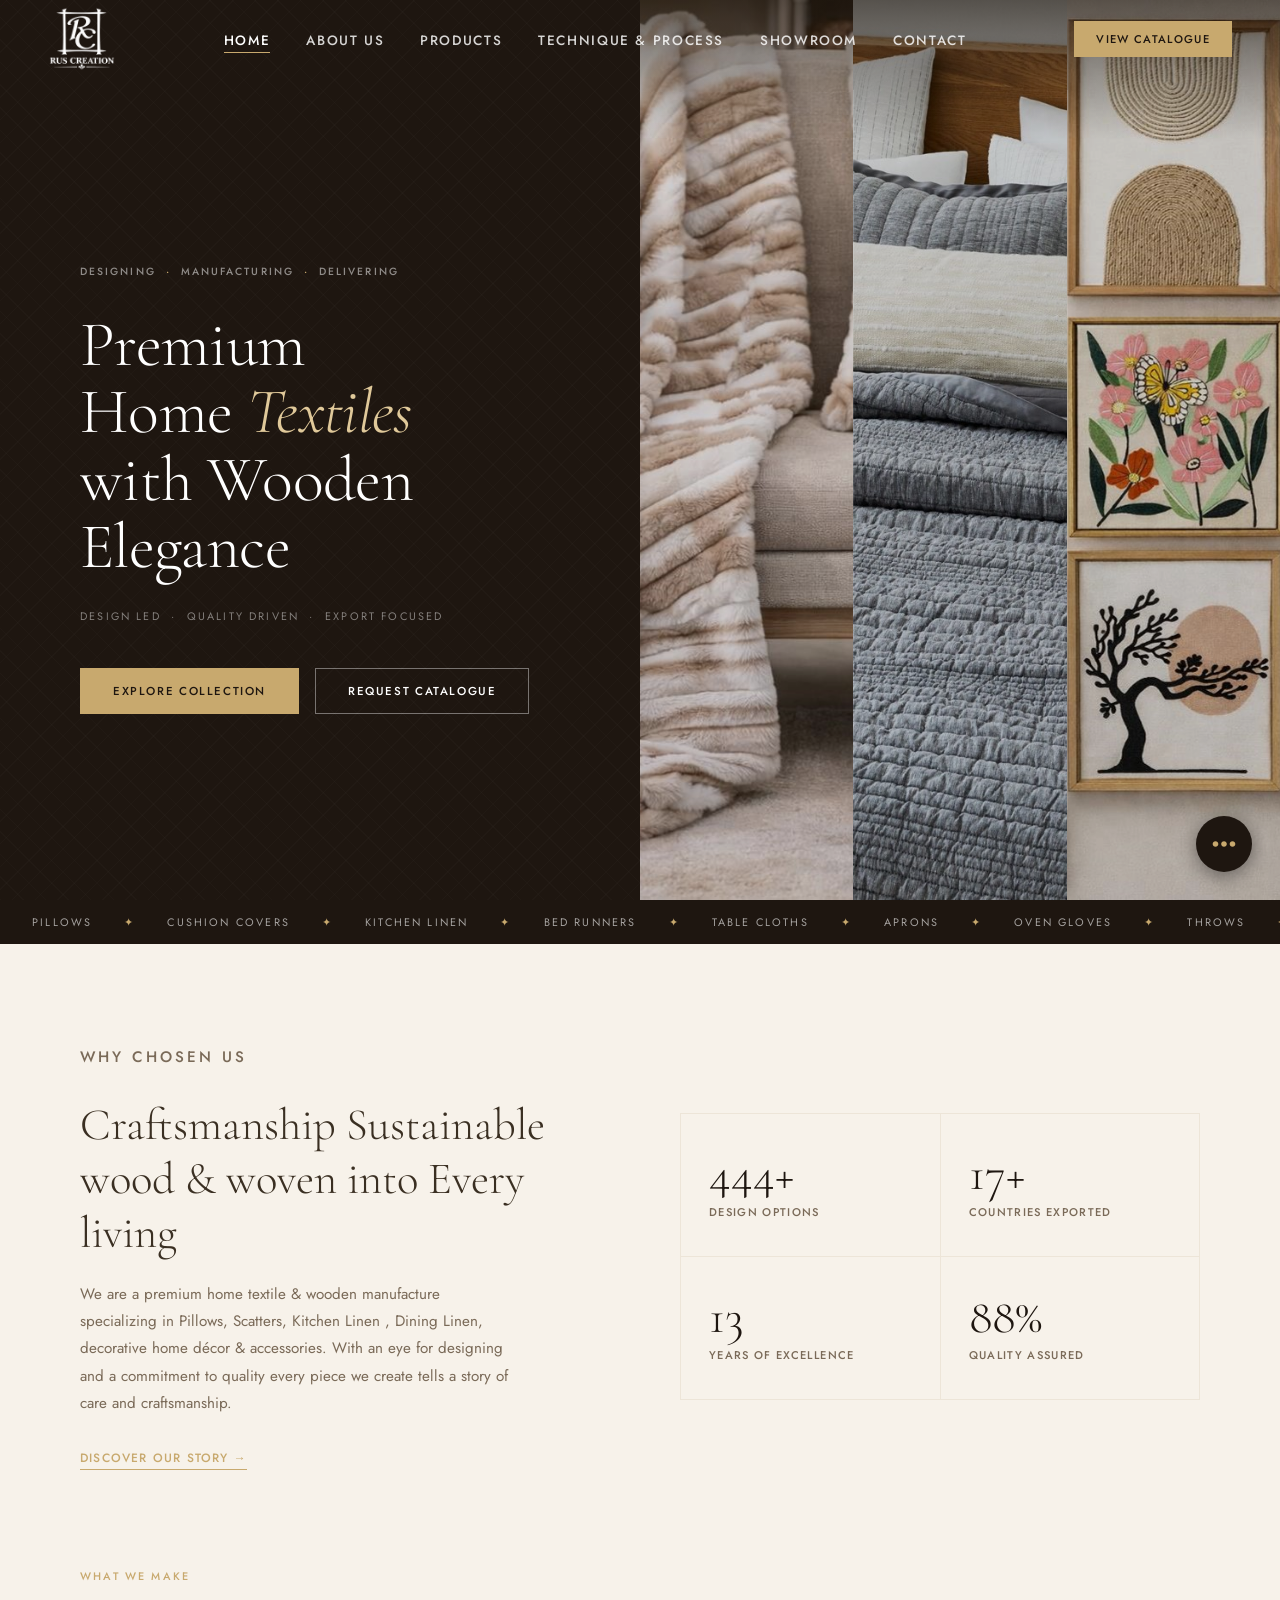
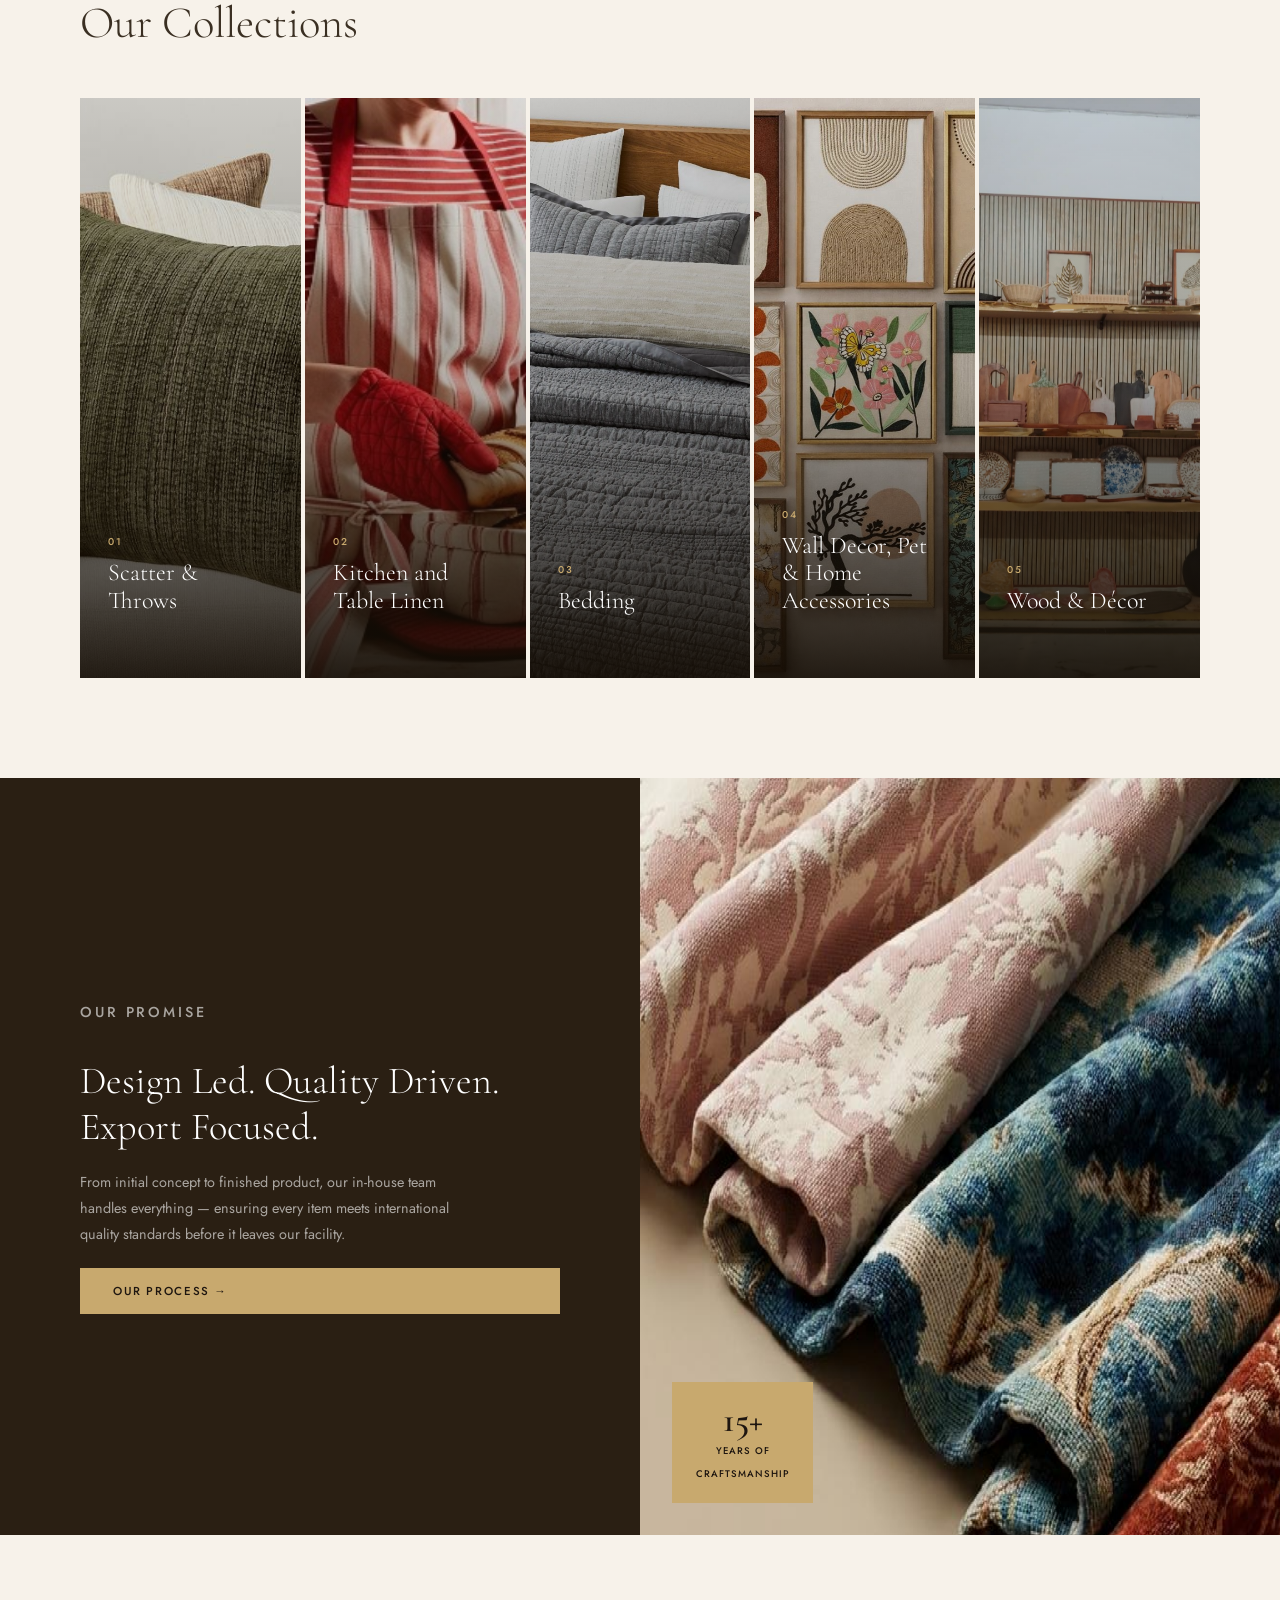
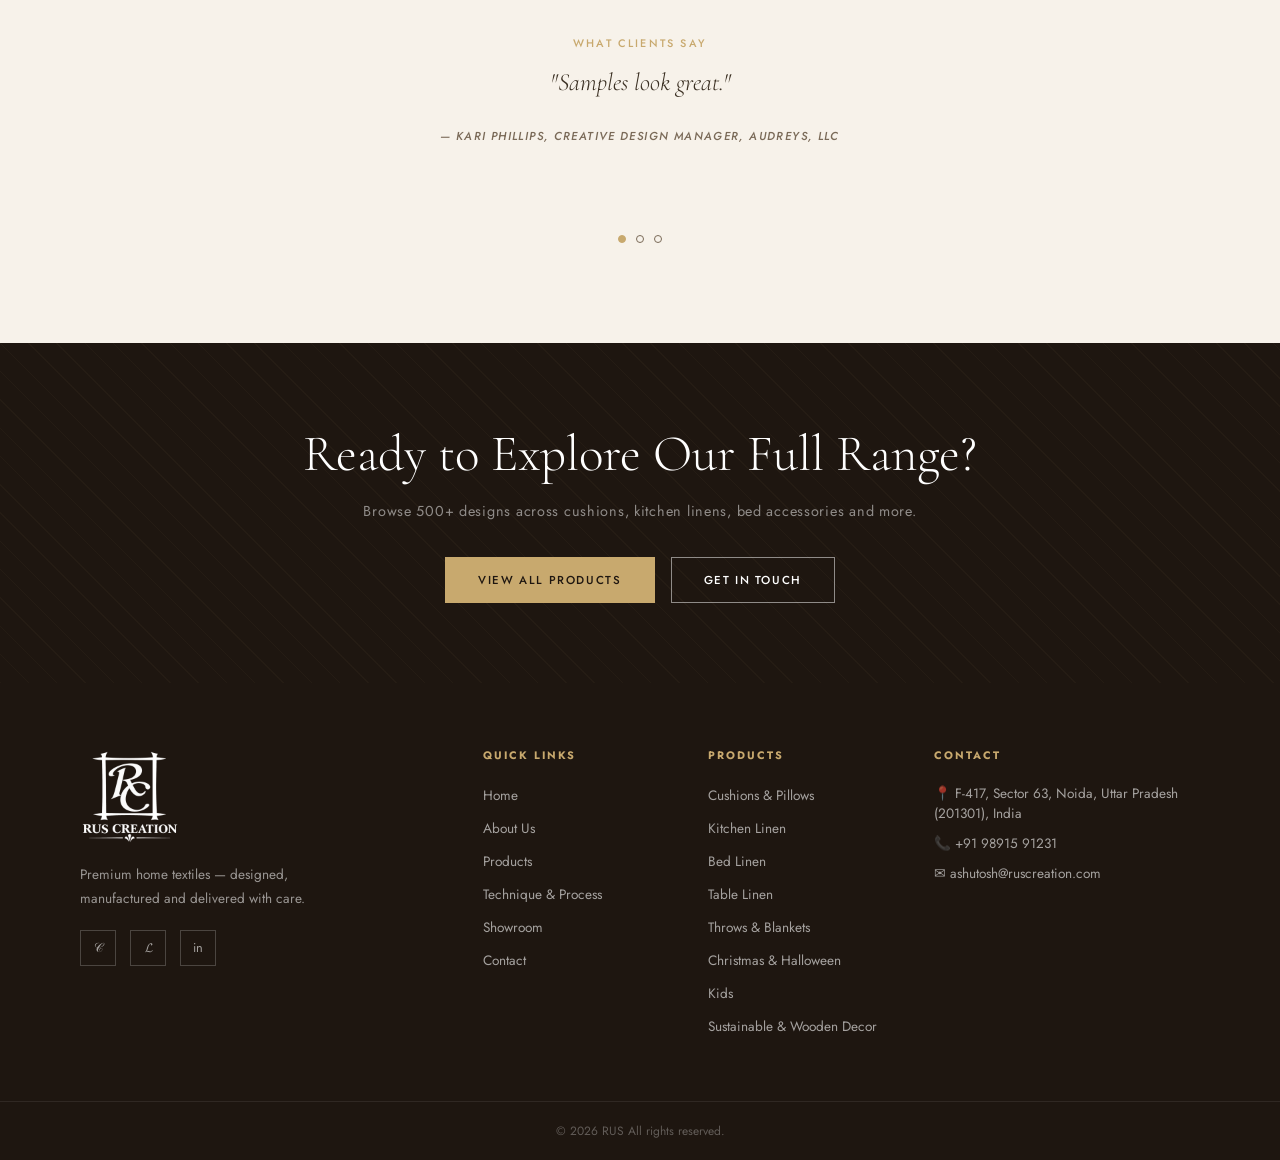
<file: index.html>
<!DOCTYPE html>
<html lang="en">
<head>
  <meta charset="UTF-8" />
  <meta name="viewport" content="width=device-width, initial-scale=1.0"/>
  <title>RUS — Premium Home Textiles</title>
  <link rel="stylesheet" href="css/global.css"/>
  <link rel="stylesheet" href="css/home.css"/>
  <link rel="preconnect" href="https://fonts.googleapis.com"/>
  <link href="https://fonts.googleapis.com/css2?family=Cormorant+Garamond:ital,wght@0,300;0,400;0,600;1,300;1,400&family=Jost:wght@300;400;500;600&display=swap" rel="stylesheet"/>
</head>
<body>

  <!-- NAV -->
  <nav class="navbar" id="navbar">
    <div class="nav-logo">
      <a href="index.html" aria-label="RUS Creation home"><img src="Images/logo.png" alt="RUS Creation"/></a>
    </div>
    <ul class="nav-links">
      <li><a href="index.html" class="active">Home</a></li>
      <li><a href="about.html">About Us</a></li>
      <li><a href="products.html">Products</a></li>
      <li><a href="techniques.html">Technique &amp; Process</a></li>
      <li><a href="showroom.html">Showroom</a></li>
      <li><a href="contact.html">Contact</a></li>
    </ul>
    <a href="products.html" class="nav-cta">View Catalogue</a>
    <button class="hamburger" id="hamburger">&#9776;</button>
  </nav>

  <!-- MOBILE MENU -->
  <div class="mobile-menu" id="mobileMenu">
    <button class="close-menu" id="closeMenu">&times;</button>
    <ul>
      <li><a href="index.html">Home</a></li>
      <li><a href="about.html">About Us</a></li>
      <li><a href="products.html">Products</a></li>
      <li><a href="techniques.html">Technique &amp; Process</a></li>
      <li><a href="showroom.html">Showroom</a></li>
      <li><a href="contact.html">Contact</a></li>
    </ul>
  </div>

  <!-- HERO -->
  <section class="hero">
    <div class="hero-left">
      <div class="hero-eyebrow">
        <span>Designing</span><span class="dot">·</span>
        <span>Manufacturing</span><span class="dot">·</span>
        <span>Delivering</span>
      </div>
      <h1 class="hero-title">
        Premium<br/>
        Home <em>Textiles</em><br/>
        with Wooden<br/>
        Elegance
      </h1>
      <p class="hero-sub">Design Led &nbsp;·&nbsp; Quality Driven &nbsp;·&nbsp; Export Focused</p>
      <div class="hero-btns">
        <a href="products.html" class="btn-primary">Explore Collection</a>
        <a href="contact.html" class="btn-outline">Request Catalogue</a>
      </div>
    </div>
    <div class="hero-right">
      <div class="hero-panels">
        <div class="hero-panel panel-1">
          <img src="Images/Product Images/Throws & Scatter/Throws & scatter.jpg" alt="Luxury Living Room"/>
          <div class="panel-label">Living Collection</div>
        </div>
        <div class="hero-panel panel-2">
          <img src="Images/Product Images/bedding/Display.jpg" alt="Bedroom Linen"/>
          <div class="panel-label">Bed Linen</div>
        </div>
        <div class="hero-panel panel-3">
          <img src="Images/Home Collections/Wall Art Gallery.jpg" alt="Wall Decor Collection"/>
          <div class="panel-label">Wall Decors</div>
        </div>
      </div>
    </div>
  </section>

  <!-- MARQUEE STRIP -->
  <div class="marquee-strip">
    <div class="marquee-track">
      <span>Pillows</span><span class="sep">✦</span>
      <span>Cushion Covers</span><span class="sep">✦</span>
      <span>Kitchen Linen</span><span class="sep">✦</span>
      <span>Bed Runners</span><span class="sep">✦</span>
      <span>Table Cloths</span><span class="sep">✦</span>
      <span>Aprons</span><span class="sep">✦</span>
      <span>Oven Gloves</span><span class="sep">✦</span>
      <span>Throws</span><span class="sep">✦</span>
      <span>Pillows</span><span class="sep">✦</span>
      <span>Cushion Covers</span><span class="sep">✦</span>
      <span>Kitchen Linen</span><span class="sep">✦</span>
      <span>Bed Runners</span><span class="sep">✦</span>
      <span>Table Cloths</span><span class="sep">✦</span>
      <span>Aprons</span><span class="sep">✦</span>
      <span>Oven Gloves</span><span class="sep">✦</span>
      <span>Throws</span><span class="sep">✦</span>
    </div>
  </div>

  <!-- INTRO SECTION -->
  <section class="intro-section">
    <div class="intro-text">
      <p class="section-eyebrow">Why Chosen Us</p>
      <h2>Craftsmanship Sustainable wood & woven into Every living</h2>
      <p>We are a premium home textile & wooden manufacture specializing in Pillows, Scatters, Kitchen Linen , Dining Linen, decorative home décor & accessories. With an eye for designing and a commitment to quality every piece we create tells a story of care and craftsmanship.</p>
      <a href="about.html" class="text-link">Discover Our Story &rarr;</a>
    </div>
    <div class="intro-stats">
      <div class="stat">
        <span class="stat-num">500+</span>
        <span class="stat-label">Design Options</span>
      </div>
      <div class="stat">
        <span class="stat-num">20+</span>
        <span class="stat-label">Countries Exported</span>
      </div>
      <div class="stat">
        <span class="stat-num">15</span>
        <span class="stat-label">Years of Excellence</span>
      </div>
      <div class="stat">
        <span class="stat-num">100%</span>
        <span class="stat-label">Quality Assured</span>
      </div>
    </div>
  </section>

  <!-- PRODUCT CATEGORIES — HOVER EXPAND -->
  <section class="categories-section">
    <div class="section-header">
      <p class="section-eyebrow">What We Make</p>
      <h2>Our Collections</h2>
    </div>
    <div class="categories-grid">

      <a href="category.html?c=scatters-throws" class="cat-item" style="--bg:url('../Images/Home Collections/Cushions & Pillows.png')">
        <div class="cat-overlay"></div>
        <div class="cat-content">
          <span class="cat-num">01</span>
          <h3>Scatter &amp; Throws</h3>
          <p>Decorative throw pillows, scatter cushions, floor cushions — in linen, cotton, velvet &amp; more.</p>
          <span class="cat-link">Explore &rarr;</span>
        </div>
      </a>

      <a href="category.html?c=kitchen-linen" class="cat-item" style="--bg:url('../Images/Home Collections/Kitchen Linens.jpeg')">
        <div class="cat-overlay"></div>
        <div class="cat-content">
          <span class="cat-num">02</span>
          <h3>Kitchen and Table Linen</h3>
          <p>Aprons, oven gloves, kitchen towels, pot holders — functional yet beautifully designed.</p>
          <span class="cat-link">Explore &rarr;</span>
        </div>
      </a>

      <a href="category.html?c=bedding" class="cat-item" style="--bg:url('../Images/Home Collections/Bedding.jpg')">
        <div class="cat-overlay"></div>
        <div class="cat-content">
          <span class="cat-num">03</span>
          <h3>Bedding</h3>
          <p>Duvet covers, quilts and pillow shams in soft, breathable fabrics for restful nights.</p>
          <span class="cat-link">Explore &rarr;</span>
        </div>
      </a>

      <a href="category.html?c=home-accessories-pet" class="cat-item" style="--bg:url('../Images/Home Collections/Wall Art Gallery.jpg')">
        <div class="cat-overlay"></div>
        <div class="cat-content">
          <span class="cat-num">04</span>
          <h3>Wall Decor, Pet &amp; Home Accessories</h3>
          <p>Wall art, bags and pet essentials that add character to any living space.</p>
          <span class="cat-link">Explore &rarr;</span>
        </div>
      </a>

      <a href="category.html?c=sustainable-wood" class="cat-item" style="--bg:url('../Images/Home Collections/Wood and Decor.jpg'); --bg-pos:center 62%">
        <div class="cat-overlay"></div>
        <div class="cat-content">
          <span class="cat-num">05</span>
          <h3>Wood &amp; Décor</h3>
          <p>Handcrafted wooden servingware, boards, trays and decorative pieces for the modern home.</p>
          <span class="cat-link">Explore &rarr;</span>
        </div>
      </a>

    </div>
  </section>

  <!-- FEATURE BANNER -->
  <section class="feature-banner">
    <div class="feature-text">
      <p class="section-eyebrow">Our Promise</p>
      <h2>Design Led. Quality Driven. Export Focused.</h2>
      <p>From initial concept to finished product, our in-house team handles everything — ensuring every item meets international quality standards before it leaves our facility.</p>
      <a href="techniques.html" class="btn-primary">Our Process &rarr;</a>
    </div>
    <div class="feature-image">
      <img src="Images/Home Collections/Fabric Craftsmanship.png" alt="Fabric Craftsmanship"/>
      <div class="feature-badge">
        <span>15+</span>
        <small>Years of<br/>Craftsmanship</small>
      </div>
    </div>
  </section>

  <!-- TESTIMONIAL -->
  <section class="testimonial-section">
    <div class="testimonial-inner">
      <p class="section-eyebrow">What Clients Say</p>
      <div class="testimonial-slider" id="testimonialSlider">
        <div class="testimonial active">
          <blockquote>"Samples look great."</blockquote>
          <cite>— Kari Phillips, Creative Design Manager, Audreys, LLC</cite>
        </div>
        <div class="testimonial">
          <blockquote>"Samples looks very nice."</blockquote>
          <cite>— Leslie Walton, Artist / Designer</cite>
        </div>
        <div class="testimonial">
          <blockquote>"The samples exceeded our expectations — beautiful craftsmanship, true to the swatches, and delivered right on schedule. Looking forward to placing our first bulk order."</blockquote>
          <cite>— Michael Chen, Buyer, Coastal Living Interiors</cite>
        </div>
      </div>
      <div class="testimonial-dots" id="testimonialDots">
        <button class="tdot active" data-i="0"></button>
        <button class="tdot" data-i="1"></button>
        <button class="tdot" data-i="2"></button>
      </div>
    </div>
  </section>

  <!-- CTA BAND -->
  <section class="cta-band">
    <h2>Ready to Explore Our Full Range?</h2>
    <p>Browse 500+ designs across cushions, kitchen linens, bed accessories and more.</p>
    <div class="cta-band-btns">
      <a href="products.html" class="btn-primary">View All Products</a>
      <a href="contact.html" class="btn-outline-light">Get in Touch</a>
    </div>
  </section>

  <!-- FOOTER -->
  <footer class="footer">
    <div class="footer-top">
      <div class="footer-brand">
        <div class="nav-logo"><a href="index.html" aria-label="RUS Creation home"><img src="Images/logo.png" alt="RUS Creation"/></a></div>
        <p>Premium home textiles — designed, manufactured and delivered with care.</p>
        <div class="footer-socials">
          <a href="#">&#119966;</a>
          <a href="#">&#120027;</a>
          <a href="#">in</a>
        </div>
      </div>
      <div class="footer-links">
        <h4>Quick Links</h4>
        <ul>
          <li><a href="index.html">Home</a></li>
          <li><a href="about.html">About Us</a></li>
          <li><a href="products.html">Products</a></li>
          <li><a href="techniques.html">Technique &amp; Process</a></li>
          <li><a href="showroom.html">Showroom</a></li>
          <li><a href="contact.html">Contact</a></li>
        </ul>
      </div>
      <div class="footer-links">
        <h4>Products</h4>
        <ul>
          <li><a href="products.html">Cushions &amp; Pillows</a></li>
          <li><a href="products.html">Kitchen Linen</a></li>
          <li><a href="products.html">Bed Linen</a></li>
          <li><a href="products.html">Table Linen</a></li>
          <li><a href="products.html">Throws &amp; Blankets</a></li>
          <li><a href="products.html">Christmas &amp; Halloween</a></li>
          <li><a href="products.html">Kids</a></li>
          <li><a href="products.html">Sustainable &amp; Wooden Decor</a></li>
        </ul>
      </div>
      <div class="footer-contact">
        <h4>Contact</h4>
        <p>📍 F-417, Sector 63, Noida, Uttar Pradesh (201301), India</p>
        <p>📞 +91 98915 91231</p>
        <p>✉ ashutosh@ruscreation.com</p>
      </div>
    </div>
    <div class="footer-bottom">
      <p>&copy; 2026 RUS All rights reserved.</p>
    </div>
  </footer>

  <!-- WHATSAPP FLOAT -->
  <!-- SOCIAL FAB: Telegram trigger -> Gmail / WhatsApp / LinkedIn -->
  <div class="social-fab" id="socialFab">
    <div class="social-fab-menu">
      <a href="https://www.instagram.com/ruscreation_2016" class="fab-item fab-instagram" target="_blank" rel="noopener" aria-label="Instagram">
        <svg viewBox="0 0 24 24" fill="white" width="20" height="20"><path d="M12 2.163c3.204 0 3.584.012 4.85.07 3.252.148 4.771 1.691 4.919 4.919.058 1.265.069 1.645.069 4.849 0 3.205-.012 3.584-.069 4.849-.149 3.225-1.664 4.771-4.919 4.919-1.266.058-1.644.07-4.85.07-3.204 0-3.584-.012-4.849-.07-3.26-.149-4.771-1.699-4.919-4.92-.058-1.265-.07-1.644-.07-4.849 0-3.204.013-3.583.07-4.849.149-3.227 1.664-4.771 4.919-4.919 1.266-.057 1.645-.069 4.849-.069zm0-2.163c-3.259 0-3.667.014-4.947.072-4.358.2-6.78 2.618-6.98 6.98-.059 1.281-.073 1.689-.073 4.948 0 3.259.014 3.668.072 4.948.2 4.358 2.618 6.78 6.98 6.98 1.281.058 1.689.072 4.948.072 3.259 0 3.668-.014 4.948-.072 4.354-.2 6.782-2.618 6.979-6.98.059-1.28.073-1.689.073-4.948 0-3.259-.014-3.667-.072-4.947-.196-4.354-2.617-6.78-6.979-6.98-1.281-.059-1.69-.073-4.949-.073zm0 5.838c-3.403 0-6.162 2.759-6.162 6.162s2.759 6.163 6.162 6.163 6.162-2.759 6.162-6.163c0-3.403-2.759-6.162-6.162-6.162zm0 10.162c-2.209 0-4-1.79-4-4 0-2.209 1.791-4 4-4s4 1.791 4 4c0 2.21-1.791 4-4 4zm6.406-11.845c-.796 0-1.441.645-1.441 1.44s.645 1.44 1.441 1.44c.795 0 1.439-.645 1.439-1.44s-.644-1.44-1.439-1.44z"/></svg>
      </a>
      <a href="https://www.linkedin.com/in/ashutosh-singh-8ba679374" class="fab-item fab-linkedin" target="_blank" rel="noopener" aria-label="LinkedIn">
        <svg viewBox="0 0 24 24" fill="white" width="20" height="20"><path d="M20.447 20.452h-3.554v-5.569c0-1.328-.027-3.037-1.852-3.037-1.853 0-2.136 1.445-2.136 2.939v5.667H9.351V9h3.414v1.561h.046c.477-.9 1.637-1.85 3.37-1.85 3.601 0 4.267 2.37 4.267 5.455v6.286zM5.337 7.433c-1.144 0-2.063-.926-2.063-2.065 0-1.138.92-2.063 2.063-2.063 1.14 0 2.064.925 2.064 2.063 0 1.139-.925 2.065-2.064 2.065zM7.119 20.452H3.555V9h3.564v11.452z"/></svg>
      </a>
      <a href="https://wa.me/9891591231" class="fab-item fab-whatsapp" target="_blank" rel="noopener" aria-label="WhatsApp">
        <svg viewBox="0 0 24 24" fill="white" width="22" height="22"><path d="M17.472 14.382c-.297-.149-1.758-.867-2.03-.967-.273-.099-.471-.148-.67.15-.197.297-.767.966-.94 1.164-.173.199-.347.223-.644.075-.297-.15-1.255-.463-2.39-1.475-.883-.788-1.48-1.761-1.653-2.059-.173-.297-.018-.458.13-.606.134-.133.298-.347.446-.52.149-.174.198-.298.298-.497.099-.198.05-.371-.025-.52-.075-.149-.669-1.612-.916-2.207-.242-.579-.487-.5-.669-.51-.173-.008-.371-.01-.57-.01-.198 0-.52.074-.792.372-.272.297-1.04 1.016-1.04 2.479 0 1.462 1.065 2.875 1.213 3.074.149.198 2.096 3.2 5.077 4.487.709.306 1.262.489 1.694.625.712.227 1.36.195 1.871.118.571-.085 1.758-.719 2.006-1.413.248-.694.248-1.289.173-1.413-.074-.124-.272-.198-.57-.347z"/><path d="M12 0C5.373 0 0 5.373 0 12c0 2.125.557 4.126 1.532 5.862L.057 23.944l6.204-1.527A11.95 11.95 0 0012 24c6.627 0 12-5.373 12-12S18.627 0 12 0zm0 21.9a9.9 9.9 0 01-5.032-1.374l-.361-.214-3.739.979.998-3.648-.235-.374A9.86 9.86 0 012.1 12c0-5.468 4.432-9.9 9.9-9.9 5.467 0 9.9 4.432 9.9 9.9 0 5.467-4.433 9.9-9.9 9.9z"/></svg>
      </a>
      <a href="mailto:ashutosh@ruscreation.com" class="fab-item fab-gmail" target="_blank" rel="noopener" aria-label="Email">
        <svg viewBox="0 0 48 48" width="24" height="24"><path fill="#4caf50" d="M45,16.2l-5,2.75l-5,4.75L35,40h7c1.657,0,3-1.343,3-3V16.2z"/><path fill="#1e88e5" d="M3,16.2l3.614,1.71L13,23.7V40H6c-1.657,0-3-1.343-3-3V16.2z"/><polygon fill="#e53935" points="35,11.2 24,19.45 13,11.2 12,17 24,26 36,17"/><path fill="#c62828" d="M3,12.298V16.2l10,7.5v-12.5l-2.505-1.928C8.905,7.85,3,9.552,3,12.298z"/><path fill="#fbc02d" d="M45,12.298V16.2l-10,7.5v-12.5l2.505-1.928C39.995,7.85,45,9.552,45,12.298z"/></svg>
      </a>
    </div>
    <button type="button" class="fab-toggle" id="fabToggle" aria-label="Contact us">
      <svg class="fab-icon-open" viewBox="0 0 24 24" fill="#c8a96e" width="34" height="34"><path d="M6 10c-1.1 0-2 .9-2 2s.9 2 2 2 2-.9 2-2-.9-2-2-2zm12 0c-1.1 0-2 .9-2 2s.9 2 2 2 2-.9 2-2-.9-2-2-2zm-6 0c-1.1 0-2 .9-2 2s.9 2 2 2 2-.9 2-2-.9-2-2-2z"/></svg>
      <svg class="fab-icon-close" viewBox="0 0 24 24" fill="#c8a96e" width="22" height="22"><path d="M18.3 5.71a1 1 0 0 0-1.41 0L12 10.59 7.11 5.7A1 1 0 0 0 5.7 7.11L10.59 12 5.7 16.89a1 1 0 1 0 1.41 1.41L12 13.41l4.89 4.89a1 1 0 0 0 1.41-1.41L13.41 12l4.89-4.89a1 1 0 0 0 0-1.4z"/></svg>
    </button>
  </div>

  <script src="js/global.js"></script>
  <script src="js/home.js"></script>
</body>
</html>
</file>
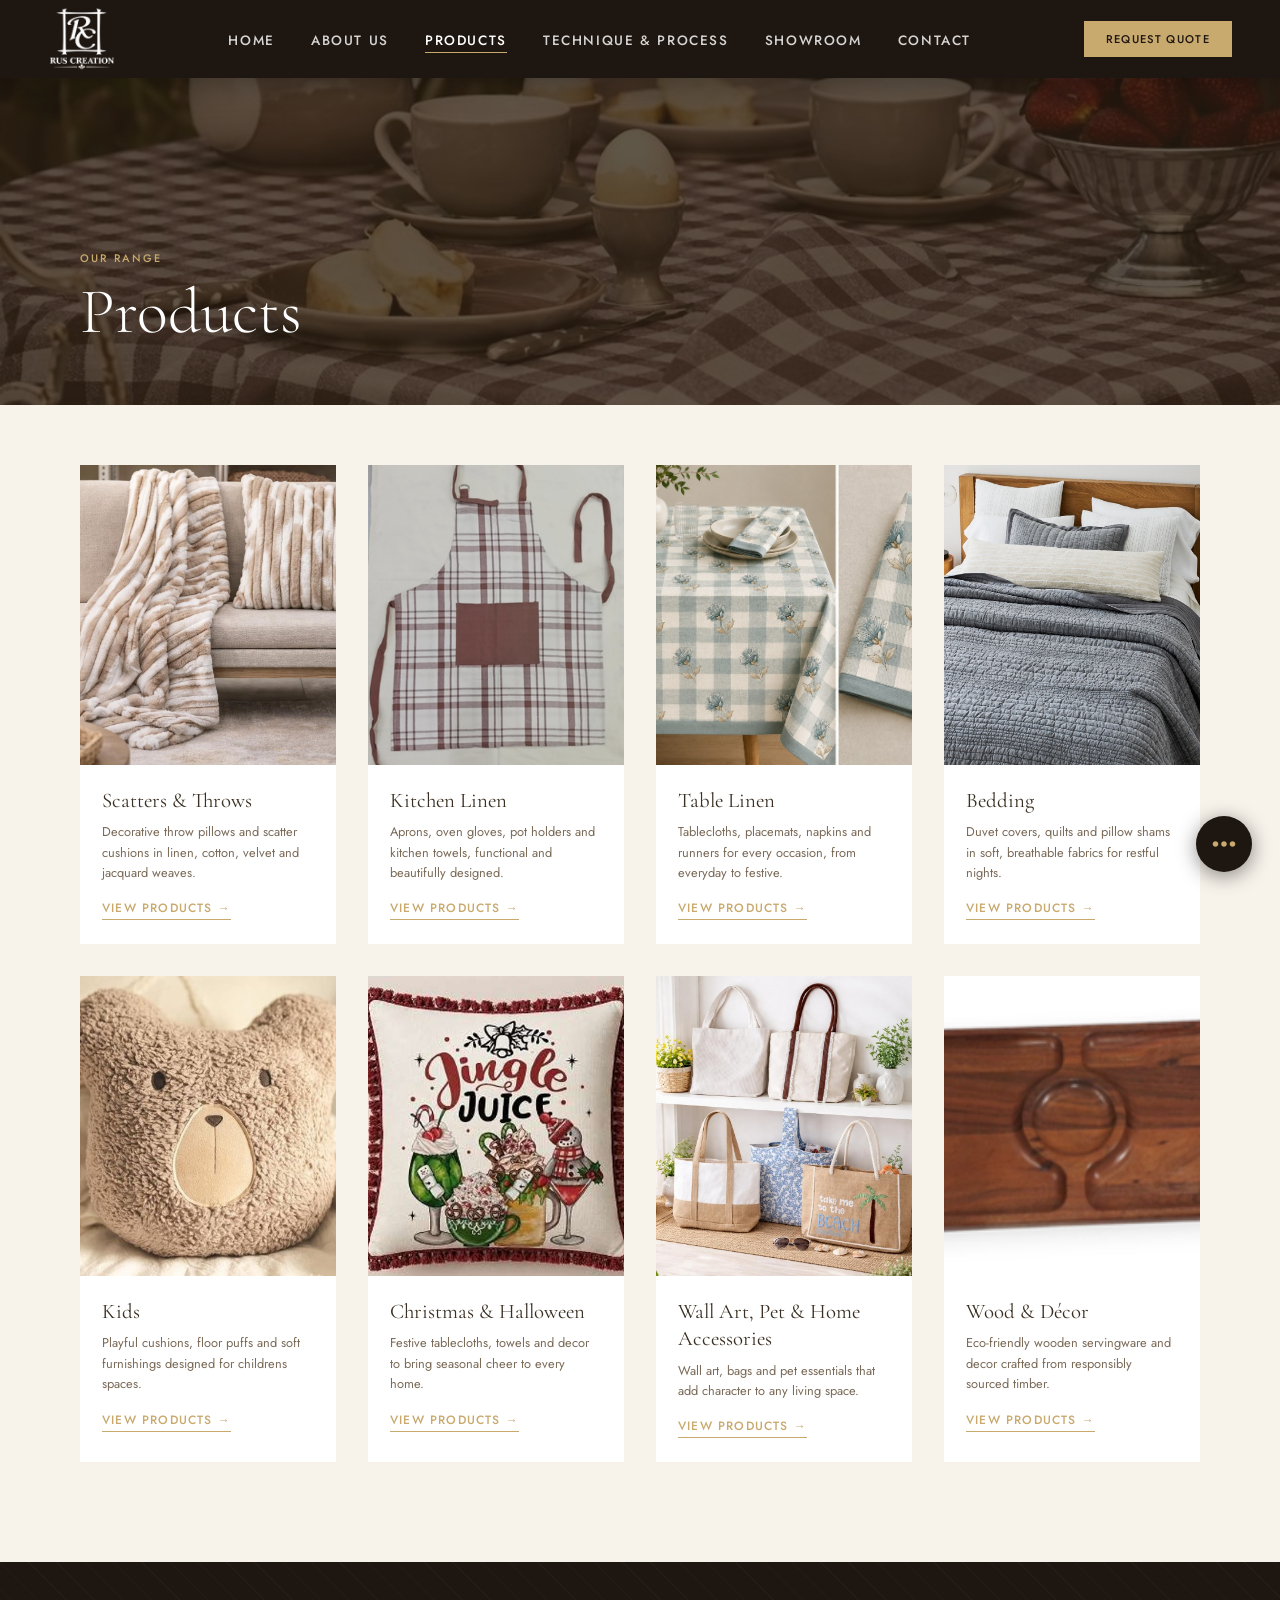
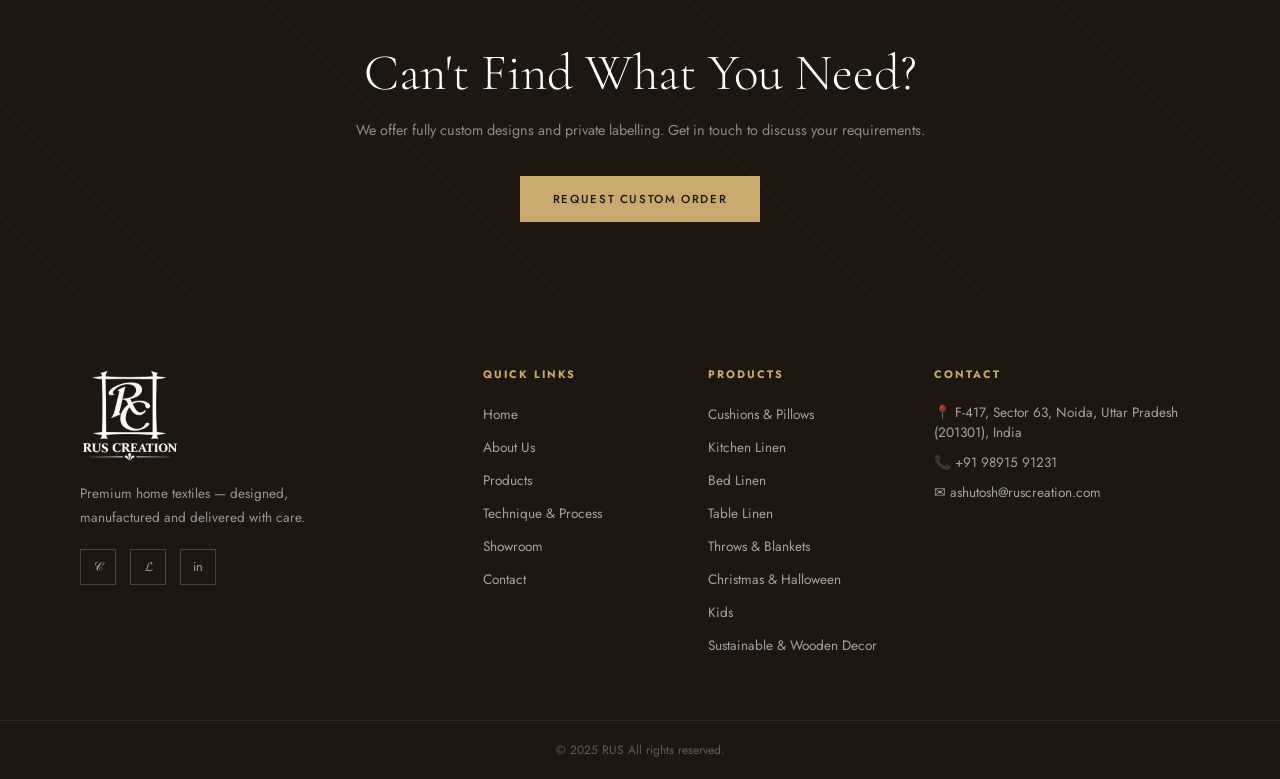
<file: category.html>
<!DOCTYPE html>
<html lang="en">
<head>
  <meta charset="UTF-8"/>
  <meta name="viewport" content="width=device-width, initial-scale=1.0"/>
  <title>Products — RUS</title>
  <link rel="stylesheet" href="css/global.css"/>
  <link rel="stylesheet" href="css/products.css"/>
  <link rel="stylesheet" href="css/category.css"/>
  <link rel="preconnect" href="https://fonts.googleapis.com"/>
  <link href="https://fonts.googleapis.com/css2?family=Cormorant+Garamond:ital,wght@0,300;0,400;0,600;1,300;1,400&family=Jost:wght@300;400;500;600&display=swap" rel="stylesheet"/>
</head>
<body>

  <nav class="navbar scrolled" id="navbar">
    <div class="nav-logo"><a href="index.html" aria-label="RUS Creation home"><img src="Images/logo.png" alt="RUS Creation"/></a></div>
    <ul class="nav-links">
      <li><a href="index.html">Home</a></li>
      <li><a href="about.html">About Us</a></li>
      <li><a href="products.html" class="active">Products</a></li>
      <li><a href="techniques.html">Technique &amp; Process</a></li>
      <li><a href="showroom.html">Showroom</a></li>
      <li><a href="contact.html">Contact</a></li>
    </ul>
    <a href="contact.html" class="nav-cta">Request Quote</a>
    <button class="hamburger" id="hamburger">&#9776;</button>
  </nav>
  <div class="mobile-menu" id="mobileMenu">
    <button class="close-menu" id="closeMenu">&times;</button>
    <ul>
      <li><a href="index.html">Home</a></li>
      <li><a href="about.html">About Us</a></li>
      <li><a href="products.html">Products</a></li>
      <li><a href="techniques.html">Technique &amp; Process</a></li>
      <li><a href="showroom.html">Showroom</a></li>
      <li><a href="contact.html">Contact</a></li>
    </ul>
  </div>

  <section class="page-hero">
    <div class="page-hero-bg" id="catHeroBg"></div>
    <div class="page-hero-content">
      <p class="section-eyebrow">Our Range</p>
      <h1 id="catTitle">Products</h1>
    </div>
  </section>

  <section class="category-section">
    <a href="products.html" class="back-link">&larr; All Products</a>
    <div class="category-intro">
      <h2 id="catHeading"></h2>
      <p id="catDesc"></p>
      <a href="contact.html" class="btn-primary">Enquire About This Range</a>
    </div>
    <div class="category-grid" id="categoryGrid"></div>
  </section>

  <!-- CTA -->
  <section class="cta-band">
    <h2>Can't Find What You Need?</h2>
    <p>We offer fully custom designs and private labelling. Get in touch to discuss your requirements.</p>
    <div class="cta-band-btns">
      <a href="contact.html" class="btn-primary">Request Custom Order</a>
    </div>
  </section>

  <footer class="footer">
    <div class="footer-top">
      <div class="footer-brand">
        <div class="nav-logo"><a href="index.html" aria-label="RUS Creation home"><img src="Images/logo.png" alt="RUS Creation"/></a></div>
        <p>Premium home textiles — designed, manufactured and delivered with care.</p>
        <div class="footer-socials">
          <a href="#">&#119966;</a><a href="#">&#120027;</a><a href="#">in</a>
        </div>
      </div>
      <div class="footer-links">
        <h4>Quick Links</h4>
        <ul>
          <li><a href="index.html">Home</a></li>
          <li><a href="about.html">About Us</a></li>
          <li><a href="products.html">Products</a></li>
          <li><a href="techniques.html">Technique &amp; Process</a></li>
          <li><a href="showroom.html">Showroom</a></li>
          <li><a href="contact.html">Contact</a></li>
        </ul>
      </div>
      <div class="footer-links">
        <h4>Products</h4>
        <ul>
          <li><a href="products.html">Cushions &amp; Pillows</a></li>
          <li><a href="products.html">Kitchen Linen</a></li>
          <li><a href="products.html">Bed Linen</a></li>
          <li><a href="products.html">Table Linen</a></li>
          <li><a href="products.html">Throws &amp; Blankets</a></li>
          <li><a href="products.html">Christmas &amp; Halloween</a></li>
          <li><a href="products.html">Kids</a></li>
          <li><a href="products.html">Sustainable &amp; Wooden Decor</a></li>
        </ul>
      </div>
      <div class="footer-contact">
        <h4>Contact</h4>
        <p>📍 F-417, Sector 63, Noida, Uttar Pradesh (201301), India</p>
        <p>📞 +91 98915 91231</p>
        <p>✉ ashutosh@ruscreation.com</p>
      </div>
    </div>
    <div class="footer-bottom"><p>&copy; 2025 RUS All rights reserved.</p></div>
  </footer>

  <!-- SOCIAL FAB: Telegram trigger -> Gmail / WhatsApp / LinkedIn -->
  <div class="social-fab" id="socialFab">
    <div class="social-fab-menu">
      <a href="https://www.instagram.com/ruscreation_2016" class="fab-item fab-instagram" target="_blank" rel="noopener" aria-label="Instagram">
        <svg viewBox="0 0 24 24" fill="white" width="20" height="20"><path d="M12 2.163c3.204 0 3.584.012 4.85.07 3.252.148 4.771 1.691 4.919 4.919.058 1.265.069 1.645.069 4.849 0 3.205-.012 3.584-.069 4.849-.149 3.225-1.664 4.771-4.919 4.919-1.266.058-1.644.07-4.85.07-3.204 0-3.584-.012-4.849-.07-3.26-.149-4.771-1.699-4.919-4.92-.058-1.265-.07-1.644-.07-4.849 0-3.204.013-3.583.07-4.849.149-3.227 1.664-4.771 4.919-4.919 1.266-.057 1.645-.069 4.849-.069zm0-2.163c-3.259 0-3.667.014-4.947.072-4.358.2-6.78 2.618-6.98 6.98-.059 1.281-.073 1.689-.073 4.948 0 3.259.014 3.668.072 4.948.2 4.358 2.618 6.78 6.98 6.98 1.281.058 1.689.072 4.948.072 3.259 0 3.668-.014 4.948-.072 4.354-.2 6.782-2.618 6.979-6.98.059-1.28.073-1.689.073-4.948 0-3.259-.014-3.667-.072-4.947-.196-4.354-2.617-6.78-6.979-6.98-1.281-.059-1.69-.073-4.949-.073zm0 5.838c-3.403 0-6.162 2.759-6.162 6.162s2.759 6.163 6.162 6.163 6.162-2.759 6.162-6.163c0-3.403-2.759-6.162-6.162-6.162zm0 10.162c-2.209 0-4-1.79-4-4 0-2.209 1.791-4 4-4s4 1.791 4 4c0 2.21-1.791 4-4 4zm6.406-11.845c-.796 0-1.441.645-1.441 1.44s.645 1.44 1.441 1.44c.795 0 1.439-.645 1.439-1.44s-.644-1.44-1.439-1.44z"/></svg>
      </a>
      <a href="https://www.linkedin.com/in/ashutosh-singh-8ba679374" class="fab-item fab-linkedin" target="_blank" rel="noopener" aria-label="LinkedIn">
        <svg viewBox="0 0 24 24" fill="white" width="20" height="20"><path d="M20.447 20.452h-3.554v-5.569c0-1.328-.027-3.037-1.852-3.037-1.853 0-2.136 1.445-2.136 2.939v5.667H9.351V9h3.414v1.561h.046c.477-.9 1.637-1.85 3.37-1.85 3.601 0 4.267 2.37 4.267 5.455v6.286zM5.337 7.433c-1.144 0-2.063-.926-2.063-2.065 0-1.138.92-2.063 2.063-2.063 1.14 0 2.064.925 2.064 2.063 0 1.139-.925 2.065-2.064 2.065zM7.119 20.452H3.555V9h3.564v11.452z"/></svg>
      </a>
      <a href="https://wa.me/9891591231" class="fab-item fab-whatsapp" target="_blank" rel="noopener" aria-label="WhatsApp">
        <svg viewBox="0 0 24 24" fill="white" width="22" height="22"><path d="M17.472 14.382c-.297-.149-1.758-.867-2.03-.967-.273-.099-.471-.148-.67.15-.197.297-.767.966-.94 1.164-.173.199-.347.223-.644.075-.297-.15-1.255-.463-2.39-1.475-.883-.788-1.48-1.761-1.653-2.059-.173-.297-.018-.458.13-.606.134-.133.298-.347.446-.52.149-.174.198-.298.298-.497.099-.198.05-.371-.025-.52-.075-.149-.669-1.612-.916-2.207-.242-.579-.487-.5-.669-.51-.173-.008-.371-.01-.57-.01-.198 0-.52.074-.792.372-.272.297-1.04 1.016-1.04 2.479 0 1.462 1.065 2.875 1.213 3.074.149.198 2.096 3.2 5.077 4.487.709.306 1.262.489 1.694.625.712.227 1.36.195 1.871.118.571-.085 1.758-.719 2.006-1.413.248-.694.248-1.289.173-1.413-.074-.124-.272-.198-.57-.347z"/><path d="M12 0C5.373 0 0 5.373 0 12c0 2.125.557 4.126 1.532 5.862L.057 23.944l6.204-1.527A11.95 11.95 0 0012 24c6.627 0 12-5.373 12-12S18.627 0 12 0zm0 21.9a9.9 9.9 0 01-5.032-1.374l-.361-.214-3.739.979.998-3.648-.235-.374A9.86 9.86 0 012.1 12c0-5.468 4.432-9.9 9.9-9.9 5.467 0 9.9 4.432 9.9 9.9 0 5.467-4.433 9.9-9.9 9.9z"/></svg>
      </a>
      <a href="mailto:ashutosh@ruscreation.com" class="fab-item fab-gmail" target="_blank" rel="noopener" aria-label="Email">
        <svg viewBox="0 0 48 48" width="24" height="24"><path fill="#4caf50" d="M45,16.2l-5,2.75l-5,4.75L35,40h7c1.657,0,3-1.343,3-3V16.2z"/><path fill="#1e88e5" d="M3,16.2l3.614,1.71L13,23.7V40H6c-1.657,0-3-1.343-3-3V16.2z"/><polygon fill="#e53935" points="35,11.2 24,19.45 13,11.2 12,17 24,26 36,17"/><path fill="#c62828" d="M3,12.298V16.2l10,7.5v-12.5l-2.505-1.928C8.905,7.85,3,9.552,3,12.298z"/><path fill="#fbc02d" d="M45,12.298V16.2l-10,7.5v-12.5l2.505-1.928C39.995,7.85,45,9.552,45,12.298z"/></svg>
      </a>
    </div>
    <button type="button" class="fab-toggle" id="fabToggle" aria-label="Contact us">
      <svg class="fab-icon-open" viewBox="0 0 24 24" fill="#c8a96e" width="34" height="34"><path d="M6 10c-1.1 0-2 .9-2 2s.9 2 2 2 2-.9 2-2-.9-2-2-2zm12 0c-1.1 0-2 .9-2 2s.9 2 2 2 2-.9 2-2-.9-2-2-2zm-6 0c-1.1 0-2 .9-2 2s.9 2 2 2 2-.9 2-2-.9-2-2-2z"/></svg>
      <svg class="fab-icon-close" viewBox="0 0 24 24" fill="#c8a96e" width="22" height="22"><path d="M18.3 5.71a1 1 0 0 0-1.41 0L12 10.59 7.11 5.7A1 1 0 0 0 5.7 7.11L10.59 12 5.7 16.89a1 1 0 1 0 1.41 1.41L12 13.41l4.89 4.89a1 1 0 0 0 1.41-1.41L13.41 12l4.89-4.89a1 1 0 0 0 0-1.4z"/></svg>
    </button>
  </div>

  <div class="lightbox" id="lightbox">
    <button type="button" class="lightbox-btn lightbox-prev" id="lightboxPrev" aria-label="Previous photo">&#8249;</button>
    <img id="lightboxImg" alt=""/>
    <button type="button" class="lightbox-btn lightbox-next" id="lightboxNext" aria-label="Next photo">&#8250;</button>
    <button type="button" class="lightbox-close" id="lightboxClose" aria-label="Close">&times;</button>
  </div>

  <script src="js/global.js"></script>
  <script src="js/category.js"></script>
</body>
</html>
</file>
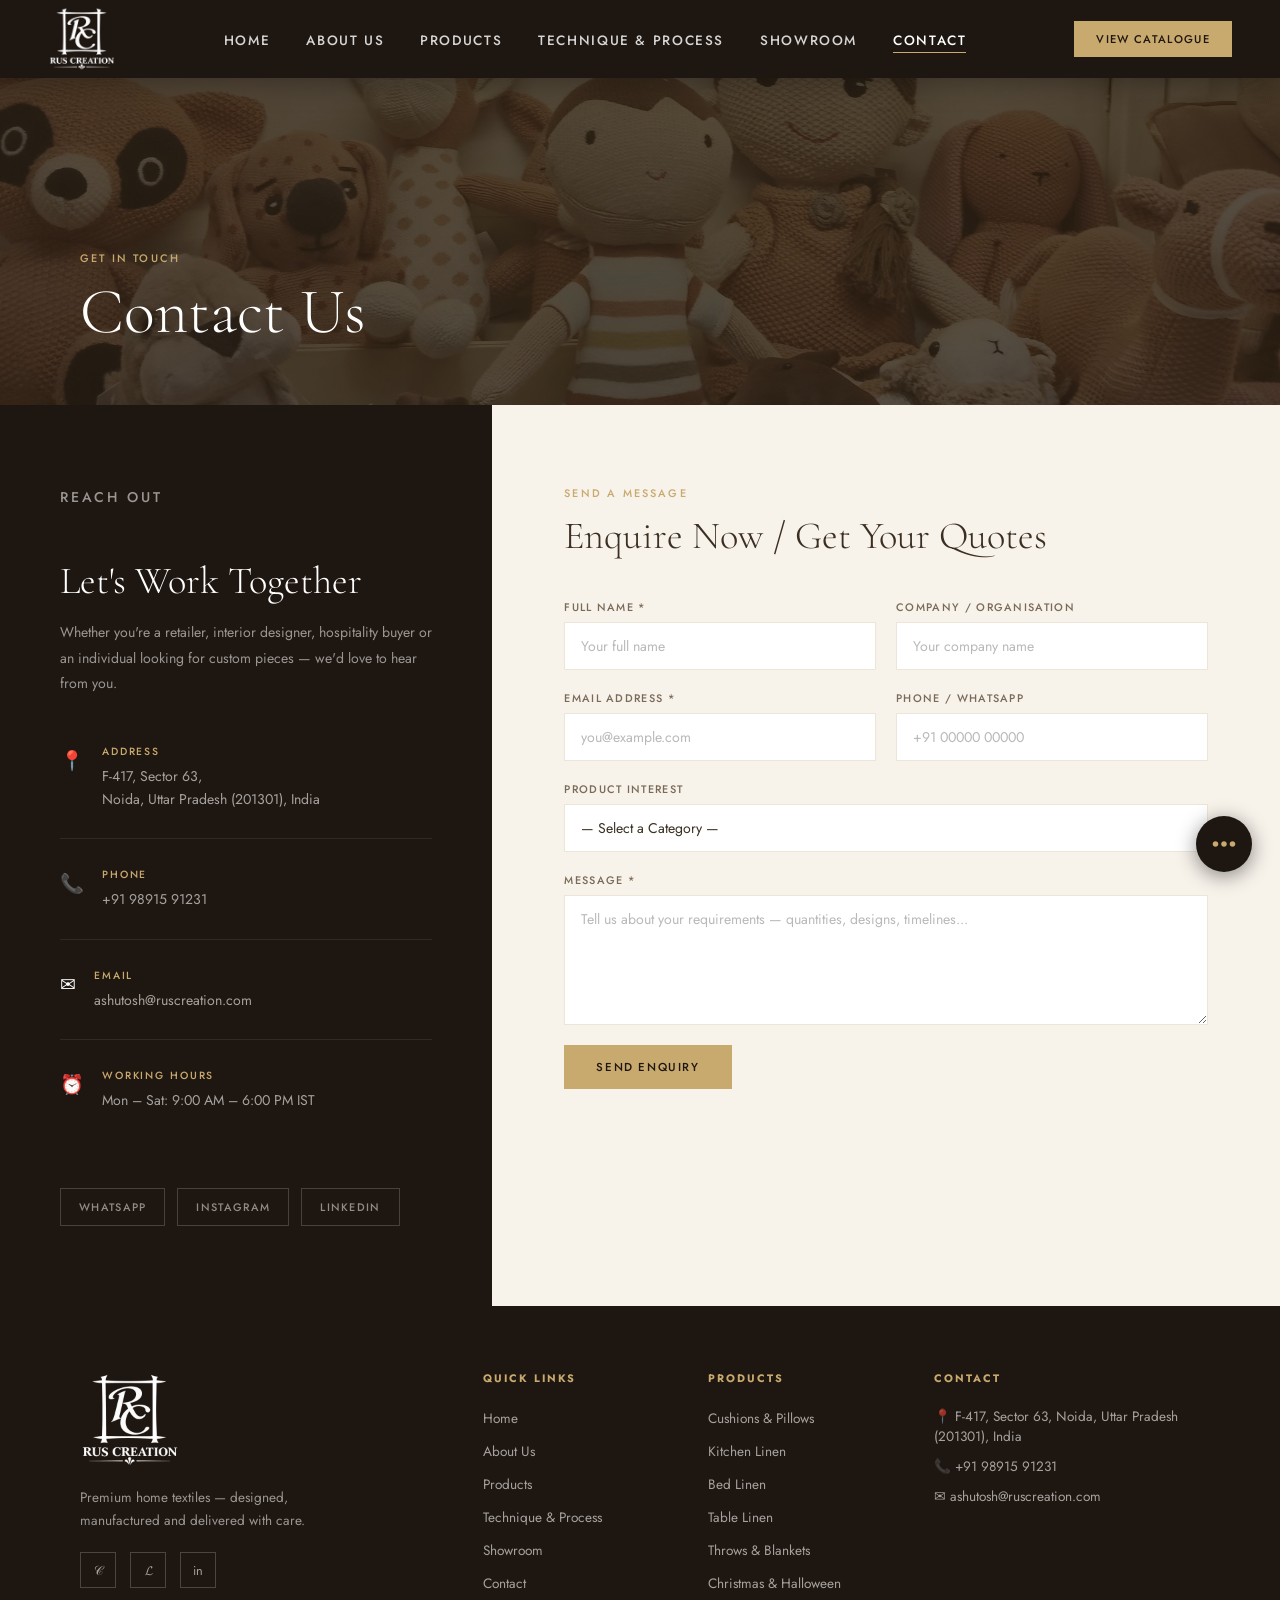
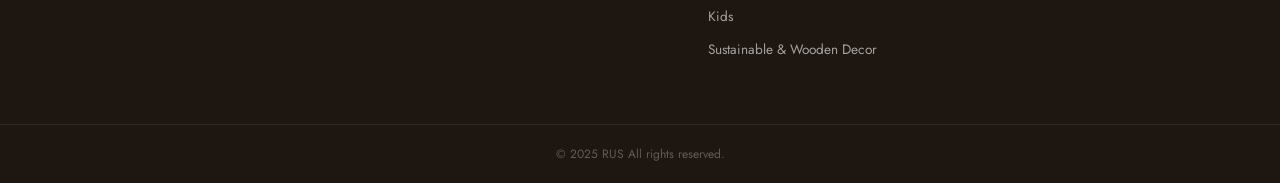
<file: contact.html>
<!DOCTYPE html>
<html lang="en">
<head>
  <meta charset="UTF-8"/>
  <meta name="viewport" content="width=device-width, initial-scale=1.0"/>
  <title>Contact — RUS</title>
  <link rel="stylesheet" href="css/global.css"/>
  <link rel="stylesheet" href="css/contact.css"/>
  <link rel="preconnect" href="https://fonts.googleapis.com"/>
  <link href="https://fonts.googleapis.com/css2?family=Cormorant+Garamond:ital,wght@0,300;0,400;0,600;1,300;1,400&family=Jost:wght@300;400;500;600&display=swap" rel="stylesheet"/>
</head>
<body>

  <nav class="navbar scrolled" id="navbar">
    <div class="nav-logo"><a href="index.html" aria-label="RUS Creation home"><img src="Images/logo.png" alt="RUS Creation"/></a></div>
    <ul class="nav-links">
      <li><a href="index.html">Home</a></li>
      <li><a href="about.html">About Us</a></li>
      <li><a href="products.html">Products</a></li>
      <li><a href="techniques.html">Technique &amp; Process</a></li>
      <li><a href="showroom.html">Showroom</a></li>
      <li><a href="contact.html" class="active">Contact</a></li>
    </ul>
    <a href="products.html" class="nav-cta">View Catalogue</a>
    <button class="hamburger" id="hamburger">&#9776;</button>
  </nav>
  <div class="mobile-menu" id="mobileMenu">
    <button class="close-menu" id="closeMenu">&times;</button>
    <ul>
      <li><a href="index.html">Home</a></li>
      <li><a href="about.html">About Us</a></li>
      <li><a href="products.html">Products</a></li>
      <li><a href="techniques.html">Technique &amp; Process</a></li>
      <li><a href="showroom.html">Showroom</a></li>
      <li><a href="contact.html">Contact</a></li>
    </ul>
  </div>

  <section class="page-hero">
    <div class="page-hero-bg" style="background-image:url('Images/contact-banner.jpg')"></div>
    <div class="page-hero-content">
      <p class="section-eyebrow">Get In Touch</p>
      <h1>Contact Us</h1>
    </div>
  </section>

  <!-- CONTACT SECTION -->
  <section class="contact-section">

    <!-- INFO PANEL -->
    <div class="contact-info">
      <p class="section-eyebrow">Reach Out</p>
      <h2>Let's Work Together</h2>
      <p>Whether you're a retailer, interior designer, hospitality buyer or an individual looking for custom pieces — we'd love to hear from you.</p>

      <div class="info-items">
        <div class="info-item">
          <div class="info-icon">📍</div>
          <div>
            <h4>Address</h4>
            <p>F-417, Sector 63,<br/>Noida, Uttar Pradesh (201301), India</p>
          </div>
        </div>
        <div class="info-item">
          <div class="info-icon">📞</div>
          <div>
            <h4>Phone</h4>
            <p>+91 98915 91231</p>
          </div>
        </div>
        <div class="info-item">
          <div class="info-icon">✉</div>
          <div>
            <h4>Email</h4>
            <p>ashutosh@ruscreation.com</p>
          </div>
        </div>
        <div class="info-item">
          <div class="info-icon">⏰</div>
          <div>
            <h4>Working Hours</h4>
            <p>Mon – Sat: 9:00 AM – 6:00 PM IST</p>
          </div>
        </div>
      </div>

      <div class="contact-socials">
        <a href="#" class="social-link">WhatsApp</a>
        <a href="#" class="social-link">Instagram</a>
        <a href="#" class="social-link">LinkedIn</a>
      </div>
    </div>

    <!-- FORM -->
    <div class="contact-form-wrap">
      <div class="form-header">
        <p class="section-eyebrow">Send a Message</p>
        <h2>Enquire Now / Get Your Quotes</h2>
      </div>
      <div id="formSuccess" class="form-success" style="display:none">
        <div class="success-icon">✓</div>
        <h3>Message Sent!</h3>
        <p>Thank you for reaching out. We'll get back to you within 1–2 business days.</p>
      </div>
      <form class="contact-form" id="contactForm" novalidate>
        <div class="form-row">
          <div class="form-group">
            <label for="name">Full Name *</label>
            <input type="text" id="name" name="name" placeholder="Your full name" required/>
            <span class="field-error" id="nameErr"></span>
          </div>
          <div class="form-group">
            <label for="company">Company / Organisation</label>
            <input type="text" id="company" name="company" placeholder="Your company name"/>
          </div>
        </div>
        <div class="form-row">
          <div class="form-group">
            <label for="email">Email Address *</label>
            <input type="email" id="email" name="email" placeholder="you@example.com" required/>
            <span class="field-error" id="emailErr"></span>
          </div>
          <div class="form-group">
            <label for="phone">Phone / WhatsApp</label>
            <input type="tel" id="phone" name="phone" placeholder="+91 00000 00000"/>
          </div>
        </div>
        <div class="form-group">
          <label for="interest">Product Interest</label>
          <select id="interest" name="interest">
            <option value="">— Select a Category —</option>
            <option>Cushions &amp; Pillows</option>
            <option>Kitchen Linen</option>
            <option>Bed Linen</option>
            <option>Table Linen</option>
            <option>Throws &amp; Blankets</option>
            <option>Custom / Private Label</option>
            <option>General Enquiry</option>
          </select>
        </div>
        <div class="form-group">
          <label for="message">Message *</label>
          <textarea id="message" name="message" rows="5" placeholder="Tell us about your requirements — quantities, designs, timelines..." required></textarea>
          <span class="field-error" id="msgErr"></span>
        </div>
        <button type="submit" class="btn-primary form-submit">Send Enquiry</button>
      </form>
    </div>

  </section>


  <footer class="footer">
    <div class="footer-top">
      <div class="footer-brand">
        <div class="nav-logo"><a href="index.html" aria-label="RUS Creation home"><img src="Images/logo.png" alt="RUS Creation"/></a></div>
        <p>Premium home textiles — designed, manufactured and delivered with care.</p>
        <div class="footer-socials">
          <a href="#">&#119966;</a><a href="#">&#120027;</a><a href="#">in</a>
        </div>
      </div>
      <div class="footer-links">
        <h4>Quick Links</h4>
        <ul>
          <li><a href="index.html">Home</a></li>
          <li><a href="about.html">About Us</a></li>
          <li><a href="products.html">Products</a></li>
          <li><a href="techniques.html">Technique &amp; Process</a></li>
          <li><a href="showroom.html">Showroom</a></li>
          <li><a href="contact.html">Contact</a></li>
        </ul>
      </div>
      <div class="footer-links">
        <h4>Products</h4>
        <ul>
          <li><a href="products.html">Cushions &amp; Pillows</a></li>
          <li><a href="products.html">Kitchen Linen</a></li>
          <li><a href="products.html">Bed Linen</a></li>
          <li><a href="products.html">Table Linen</a></li>
          <li><a href="products.html">Throws &amp; Blankets</a></li>
          <li><a href="products.html">Christmas &amp; Halloween</a></li>
          <li><a href="products.html">Kids</a></li>
          <li><a href="products.html">Sustainable &amp; Wooden Decor</a></li>
        </ul>
      </div>
      <div class="footer-contact">
        <h4>Contact</h4>
        <p>📍 F-417, Sector 63, Noida, Uttar Pradesh (201301), India</p>
        <p>📞 +91 98915 91231</p>
        <p>✉ ashutosh@ruscreation.com</p>
      </div>
    </div>
    <div class="footer-bottom"><p>&copy; 2025 RUS All rights reserved.</p></div>
  </footer>

  <!-- SOCIAL FAB: Telegram trigger -> Gmail / WhatsApp / LinkedIn -->
  <div class="social-fab" id="socialFab">
    <div class="social-fab-menu">
      <a href="https://www.instagram.com/ruscreation_2016" class="fab-item fab-instagram" target="_blank" rel="noopener" aria-label="Instagram">
        <svg viewBox="0 0 24 24" fill="white" width="20" height="20"><path d="M12 2.163c3.204 0 3.584.012 4.85.07 3.252.148 4.771 1.691 4.919 4.919.058 1.265.069 1.645.069 4.849 0 3.205-.012 3.584-.069 4.849-.149 3.225-1.664 4.771-4.919 4.919-1.266.058-1.644.07-4.85.07-3.204 0-3.584-.012-4.849-.07-3.26-.149-4.771-1.699-4.919-4.92-.058-1.265-.07-1.644-.07-4.849 0-3.204.013-3.583.07-4.849.149-3.227 1.664-4.771 4.919-4.919 1.266-.057 1.645-.069 4.849-.069zm0-2.163c-3.259 0-3.667.014-4.947.072-4.358.2-6.78 2.618-6.98 6.98-.059 1.281-.073 1.689-.073 4.948 0 3.259.014 3.668.072 4.948.2 4.358 2.618 6.78 6.98 6.98 1.281.058 1.689.072 4.948.072 3.259 0 3.668-.014 4.948-.072 4.354-.2 6.782-2.618 6.979-6.98.059-1.28.073-1.689.073-4.948 0-3.259-.014-3.667-.072-4.947-.196-4.354-2.617-6.78-6.979-6.98-1.281-.059-1.69-.073-4.949-.073zm0 5.838c-3.403 0-6.162 2.759-6.162 6.162s2.759 6.163 6.162 6.163 6.162-2.759 6.162-6.163c0-3.403-2.759-6.162-6.162-6.162zm0 10.162c-2.209 0-4-1.79-4-4 0-2.209 1.791-4 4-4s4 1.791 4 4c0 2.21-1.791 4-4 4zm6.406-11.845c-.796 0-1.441.645-1.441 1.44s.645 1.44 1.441 1.44c.795 0 1.439-.645 1.439-1.44s-.644-1.44-1.439-1.44z"/></svg>
      </a>
      <a href="https://www.linkedin.com/in/ashutosh-singh-8ba679374" class="fab-item fab-linkedin" target="_blank" rel="noopener" aria-label="LinkedIn">
        <svg viewBox="0 0 24 24" fill="white" width="20" height="20"><path d="M20.447 20.452h-3.554v-5.569c0-1.328-.027-3.037-1.852-3.037-1.853 0-2.136 1.445-2.136 2.939v5.667H9.351V9h3.414v1.561h.046c.477-.9 1.637-1.85 3.37-1.85 3.601 0 4.267 2.37 4.267 5.455v6.286zM5.337 7.433c-1.144 0-2.063-.926-2.063-2.065 0-1.138.92-2.063 2.063-2.063 1.14 0 2.064.925 2.064 2.063 0 1.139-.925 2.065-2.064 2.065zM7.119 20.452H3.555V9h3.564v11.452z"/></svg>
      </a>
      <a href="https://wa.me/9891591231" class="fab-item fab-whatsapp" target="_blank" rel="noopener" aria-label="WhatsApp">
        <svg viewBox="0 0 24 24" fill="white" width="22" height="22"><path d="M17.472 14.382c-.297-.149-1.758-.867-2.03-.967-.273-.099-.471-.148-.67.15-.197.297-.767.966-.94 1.164-.173.199-.347.223-.644.075-.297-.15-1.255-.463-2.39-1.475-.883-.788-1.48-1.761-1.653-2.059-.173-.297-.018-.458.13-.606.134-.133.298-.347.446-.52.149-.174.198-.298.298-.497.099-.198.05-.371-.025-.52-.075-.149-.669-1.612-.916-2.207-.242-.579-.487-.5-.669-.51-.173-.008-.371-.01-.57-.01-.198 0-.52.074-.792.372-.272.297-1.04 1.016-1.04 2.479 0 1.462 1.065 2.875 1.213 3.074.149.198 2.096 3.2 5.077 4.487.709.306 1.262.489 1.694.625.712.227 1.36.195 1.871.118.571-.085 1.758-.719 2.006-1.413.248-.694.248-1.289.173-1.413-.074-.124-.272-.198-.57-.347z"/><path d="M12 0C5.373 0 0 5.373 0 12c0 2.125.557 4.126 1.532 5.862L.057 23.944l6.204-1.527A11.95 11.95 0 0012 24c6.627 0 12-5.373 12-12S18.627 0 12 0zm0 21.9a9.9 9.9 0 01-5.032-1.374l-.361-.214-3.739.979.998-3.648-.235-.374A9.86 9.86 0 012.1 12c0-5.468 4.432-9.9 9.9-9.9 5.467 0 9.9 4.432 9.9 9.9 0 5.467-4.433 9.9-9.9 9.9z"/></svg>
      </a>
      <a href="mailto:ashutosh@ruscreation.com" class="fab-item fab-gmail" target="_blank" rel="noopener" aria-label="Email">
        <svg viewBox="0 0 48 48" width="24" height="24"><path fill="#4caf50" d="M45,16.2l-5,2.75l-5,4.75L35,40h7c1.657,0,3-1.343,3-3V16.2z"/><path fill="#1e88e5" d="M3,16.2l3.614,1.71L13,23.7V40H6c-1.657,0-3-1.343-3-3V16.2z"/><polygon fill="#e53935" points="35,11.2 24,19.45 13,11.2 12,17 24,26 36,17"/><path fill="#c62828" d="M3,12.298V16.2l10,7.5v-12.5l-2.505-1.928C8.905,7.85,3,9.552,3,12.298z"/><path fill="#fbc02d" d="M45,12.298V16.2l-10,7.5v-12.5l2.505-1.928C39.995,7.85,45,9.552,45,12.298z"/></svg>
      </a>
    </div>
    <button type="button" class="fab-toggle" id="fabToggle" aria-label="Contact us">
      <svg class="fab-icon-open" viewBox="0 0 24 24" fill="#c8a96e" width="34" height="34"><path d="M6 10c-1.1 0-2 .9-2 2s.9 2 2 2 2-.9 2-2-.9-2-2-2zm12 0c-1.1 0-2 .9-2 2s.9 2 2 2 2-.9 2-2-.9-2-2-2zm-6 0c-1.1 0-2 .9-2 2s.9 2 2 2 2-.9 2-2-.9-2-2-2z"/></svg>
      <svg class="fab-icon-close" viewBox="0 0 24 24" fill="#c8a96e" width="22" height="22"><path d="M18.3 5.71a1 1 0 0 0-1.41 0L12 10.59 7.11 5.7A1 1 0 0 0 5.7 7.11L10.59 12 5.7 16.89a1 1 0 1 0 1.41 1.41L12 13.41l4.89 4.89a1 1 0 0 0 1.41-1.41L13.41 12l4.89-4.89a1 1 0 0 0 0-1.4z"/></svg>
    </button>
  </div>

  <script src="js/global.js"></script>
  <script src="js/contact.js"></script>
</body>
</html>
</file>
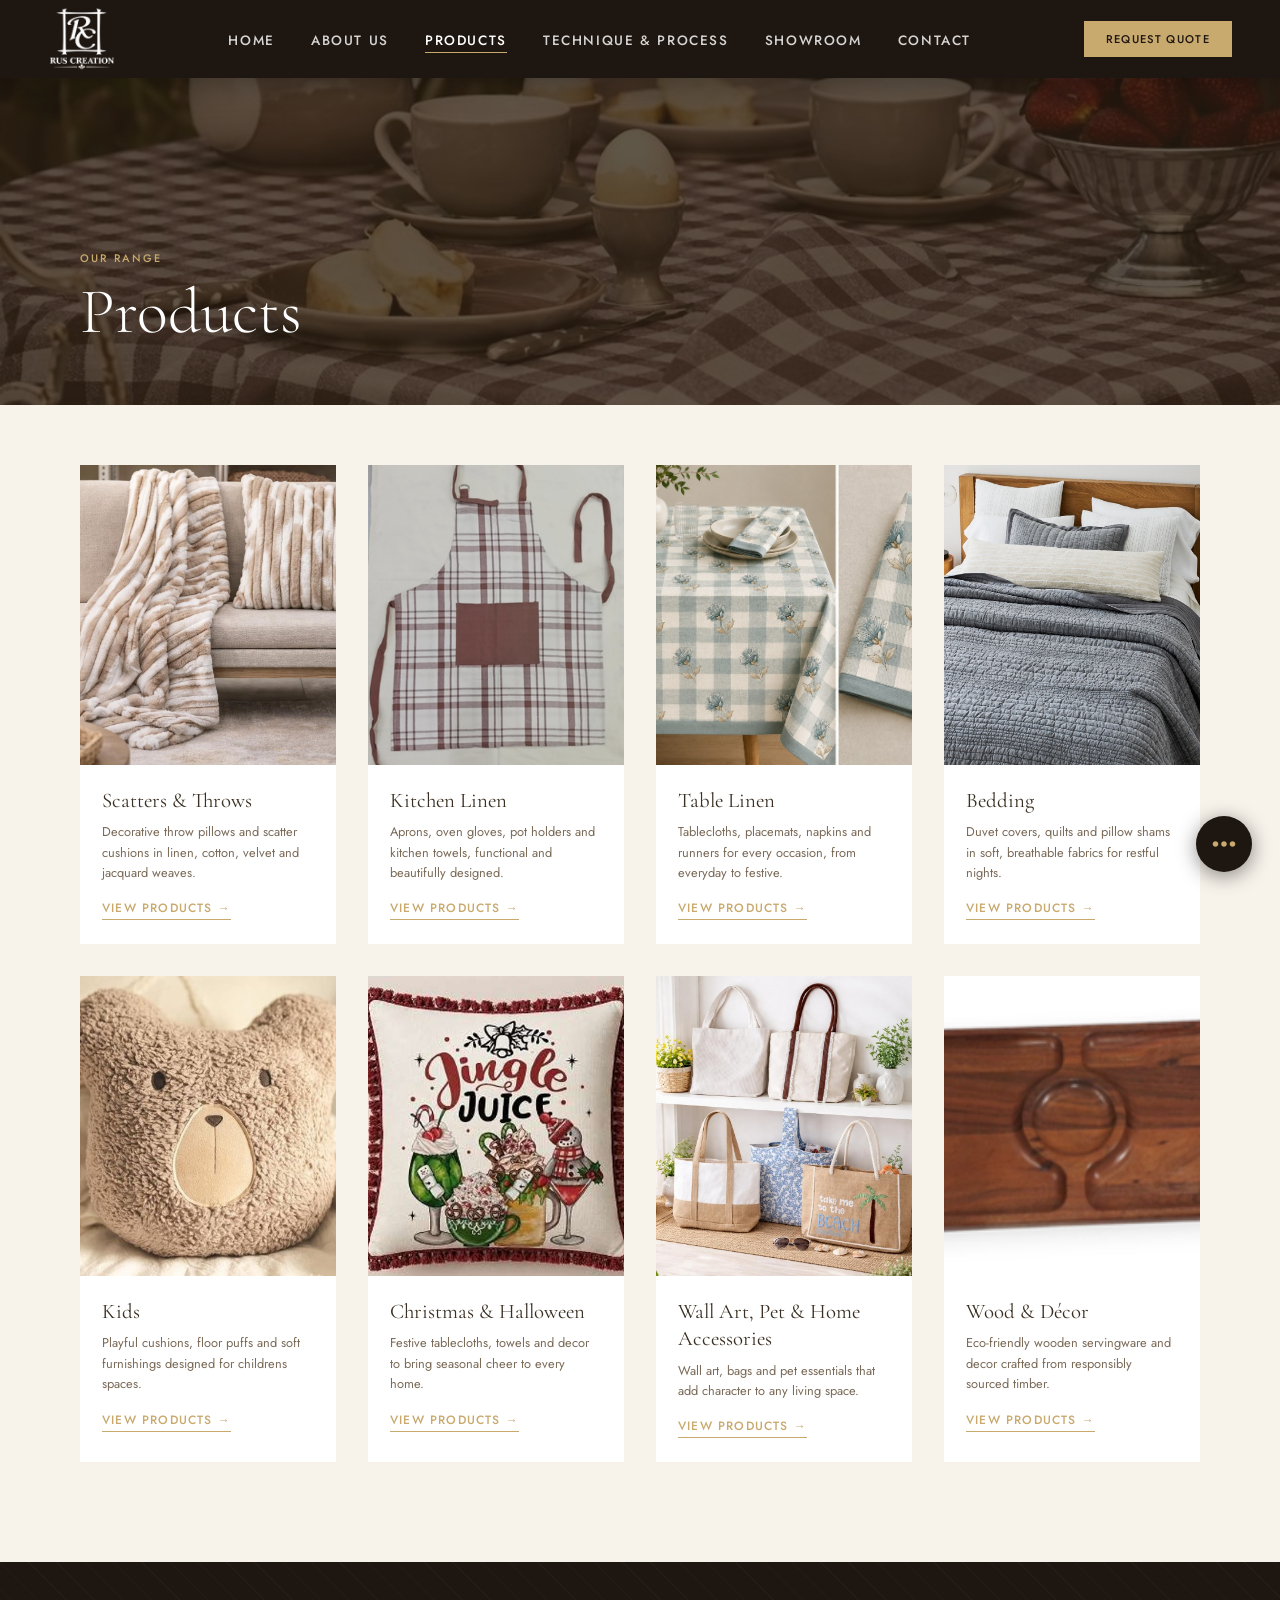
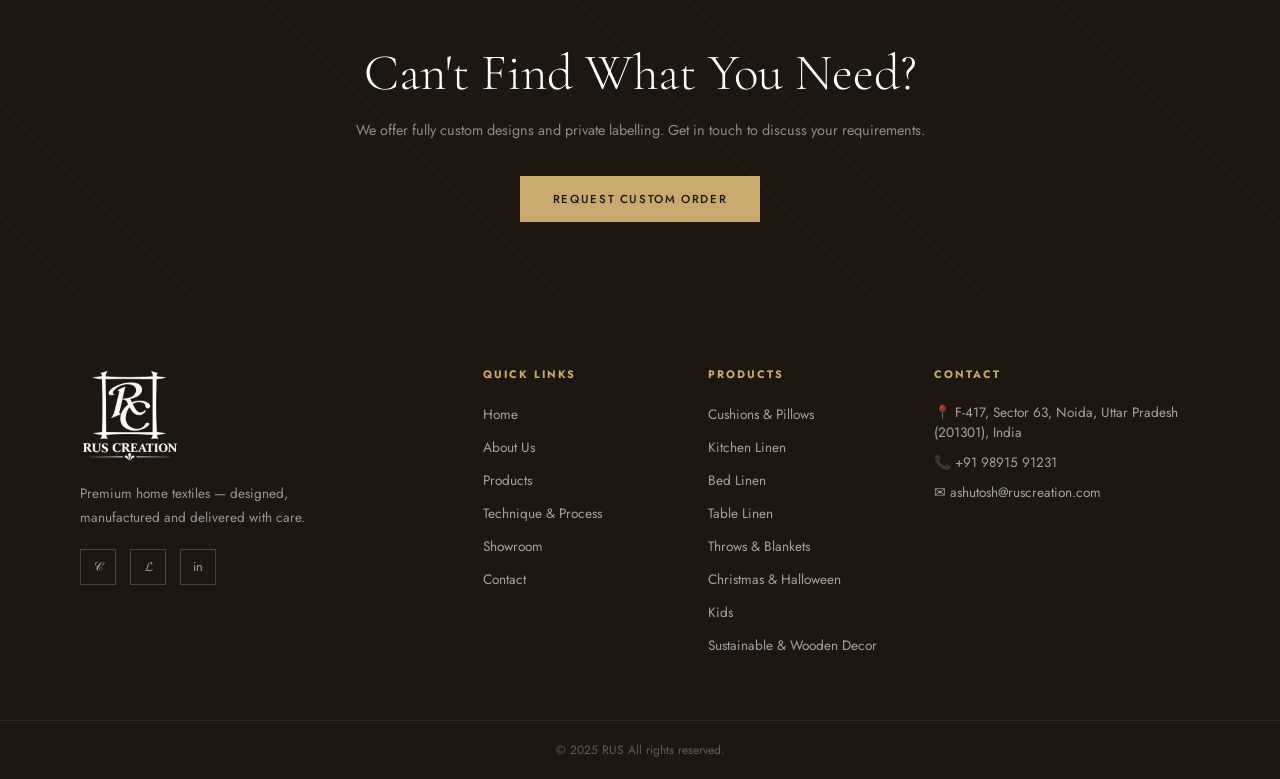
<file: products.html>
<!DOCTYPE html>
<html lang="en">
<head>
  <meta charset="UTF-8"/>
  <meta name="viewport" content="width=device-width, initial-scale=1.0"/>
  <title>Products — RUS</title>
  <link rel="stylesheet" href="css/global.css"/>
  <link rel="stylesheet" href="css/products.css"/>
  <link rel="preconnect" href="https://fonts.googleapis.com"/>
  <link href="https://fonts.googleapis.com/css2?family=Cormorant+Garamond:ital,wght@0,300;0,400;0,600;1,300;1,400&family=Jost:wght@300;400;500;600&display=swap" rel="stylesheet"/>
</head>
<body>

  <nav class="navbar scrolled" id="navbar">
    <div class="nav-logo"><a href="index.html" aria-label="RUS Creation home"><img src="Images/logo.png" alt="RUS Creation"/></a></div>
    <ul class="nav-links">
      <li><a href="index.html">Home</a></li>
      <li><a href="about.html">About Us</a></li>
      <li><a href="products.html" class="active">Products</a></li>
      <li><a href="techniques.html">Technique &amp; Process</a></li>
      <li><a href="showroom.html">Showroom</a></li>
      <li><a href="contact.html">Contact</a></li>
    </ul>
    <a href="contact.html" class="nav-cta">Request Quote</a>
    <button class="hamburger" id="hamburger">&#9776;</button>
  </nav>
  <div class="mobile-menu" id="mobileMenu">
    <button class="close-menu" id="closeMenu">&times;</button>
    <ul>
      <li><a href="index.html">Home</a></li>
      <li><a href="about.html">About Us</a></li>
      <li><a href="products.html">Products</a></li>
      <li><a href="techniques.html">Technique &amp; Process</a></li>
      <li><a href="showroom.html">Showroom</a></li>
      <li><a href="contact.html">Contact</a></li>
    </ul>
  </div>

  <section class="page-hero">
    <div class="page-hero-bg" style="background-image:url('Images/Products Banner.jpg'); background-position:center 25%"></div>
    <div class="page-hero-content">
      <p class="section-eyebrow">Our Range</p>
      <h1>Products</h1>
    </div>
  </section>

  <!-- CATEGORY SHOWCASES -->
  <section class="products-section">
    <div class="showcase-grid" id="productsGrid">

      <div class="category-showcase" data-images="[&quot;Images/Product Images/Throws & Scatter/Throws & scatter.jpg&quot;, &quot;Images/Product Images/Throws & Scatter/Scatter 7.png&quot;, &quot;Images/Product Images/Throws & Scatter/Scatter 5.png&quot;, &quot;Images/Product Images/Throws & Scatter/Throws 1.png&quot;]">
        <div class="showcase-img-wrap">
          <img src="Images/Product Images/Throws & Scatter/Throws & scatter.jpg" alt="Scatters & Throws" class="showcase-img active"/>
          <img src="Images/Product Images/Throws & Scatter/Throws & scatter.jpg" alt="" class="showcase-img" aria-hidden="true"/>
        </div>
        <div class="showcase-info">
          <h3>Scatters & Throws</h3>
          <p>Decorative throw pillows and scatter cushions in linen, cotton, velvet and jacquard weaves.</p>
          <a href="category.html?c=scatters-throws" class="text-link">View Products &rarr;</a>
        </div>
      </div>

      <div class="category-showcase" data-images="[&quot;Images/Product Images/KItchen Linen/aPRON 1.png&quot;, &quot;Images/Product Images/KItchen Linen/kITCHEN tOWEL.png&quot;, &quot;Images/Product Images/KItchen Linen/gLOVE & pOT HOLDER 1.png&quot;, &quot;Images/Product Images/KItchen Linen/mAIN iMAGE OF kITCHEN.png&quot;]">
        <div class="showcase-img-wrap">
          <img src="Images/Product Images/KItchen Linen/aPRON 1.png" alt="Kitchen Linen" class="showcase-img active"/>
          <img src="Images/Product Images/KItchen Linen/aPRON 1.png" alt="" class="showcase-img" aria-hidden="true"/>
        </div>
        <div class="showcase-info">
          <h3>Kitchen Linen</h3>
          <p>Aprons, oven gloves, pot holders and kitchen towels, functional and beautifully designed.</p>
          <a href="category.html?c=kitchen-linen" class="text-link">View Products &rarr;</a>
        </div>
      </div>

      <div class="category-showcase" data-images="[&quot;Images/Product Images/Tabel Linen/tABLE cLOTH 1.jpg&quot;, &quot;Images/Product Images/Tabel Linen/pLACEMAT 1.png&quot;, &quot;Images/Product Images/Tabel Linen/NAPKINS 1.png&quot;, &quot;Images/Product Images/Tabel Linen/rUNNER 1.jpg&quot;]">
        <div class="showcase-img-wrap">
          <img src="Images/Product Images/Tabel Linen/tABLE cLOTH 1.jpg" alt="Table Linen" class="showcase-img active"/>
          <img src="Images/Product Images/Tabel Linen/tABLE cLOTH 1.jpg" alt="" class="showcase-img" aria-hidden="true"/>
        </div>
        <div class="showcase-info">
          <h3>Table Linen</h3>
          <p>Tablecloths, placemats, napkins and runners for every occasion, from everyday to festive.</p>
          <a href="category.html?c=table-linen" class="text-link">View Products &rarr;</a>
        </div>
      </div>

      <div class="category-showcase" data-images="[&quot;Images/Product Images/bedding/Display.jpg&quot;, &quot;Images/Product Images/bedding/Display 2.jpg&quot;, &quot;Images/Product Images/bedding/Quilt 1.jpg&quot;, &quot;Images/Product Images/bedding/Picture1.jpg&quot;]">
        <div class="showcase-img-wrap">
          <img src="Images/Product Images/bedding/Display.jpg" alt="Bedding" class="showcase-img active"/>
          <img src="Images/Product Images/bedding/Display.jpg" alt="" class="showcase-img" aria-hidden="true"/>
        </div>
        <div class="showcase-info">
          <h3>Bedding</h3>
          <p>Duvet covers, quilts and pillow shams in soft, breathable fabrics for restful nights.</p>
          <a href="category.html?c=bedding" class="text-link">View Products &rarr;</a>
        </div>
      </div>

      <div class="category-showcase" data-images="[&quot;Images/Product Images/Kids/Display image.jpg&quot;, &quot;Images/Product Images/Kids/Floor Cushions.jpg&quot;, &quot;Images/Product Images/Kids/Puff 3.png&quot;, &quot;Images/Product Images/Kids/Shapped Pillow.jpg&quot;]">
        <div class="showcase-img-wrap">
          <img src="Images/Product Images/Kids/Display image.jpg" alt="Kids" class="showcase-img active"/>
          <img src="Images/Product Images/Kids/Display image.jpg" alt="" class="showcase-img" aria-hidden="true"/>
        </div>
        <div class="showcase-info">
          <h3>Kids</h3>
          <p>Playful cushions, floor puffs and soft furnishings designed for childrens spaces.</p>
          <a href="category.html?c=kids" class="text-link">View Products &rarr;</a>
        </div>
      </div>

      <div class="category-showcase" data-images="[&quot;Images/Product Images/Christmas & Hallowen/Scatter 3.jpg&quot;, &quot;Images/Product Images/Christmas & Hallowen/Kitchen Towl 1.png&quot;, &quot;Images/Product Images/Christmas & Hallowen/Runner.jpg&quot;, &quot;Images/Product Images/Christmas & Hallowen/Picture1.jpg&quot;]">
        <div class="showcase-img-wrap">
          <img src="Images/Product Images/Christmas & Hallowen/Scatter 3.jpg" alt="Christmas &amp; Halloween" class="showcase-img active"/>
          <img src="Images/Product Images/Christmas & Hallowen/Scatter 3.jpg" alt="" class="showcase-img" aria-hidden="true"/>
        </div>
        <div class="showcase-info">
          <h3>Christmas &amp; Halloween</h3>
          <p>Festive tablecloths, towels and decor to bring seasonal cheer to every home.</p>
          <a href="category.html?c=christmas-halloween" class="text-link">View Products &rarr;</a>
        </div>
      </div>

      <div class="category-showcase" data-images="[&quot;Images/Product Images/Home Acessories & Pet/Picture1.jpg&quot;, &quot;Images/Product Images/Home Acessories & Pet/Pet Bed.jpg&quot;, &quot;Images/Product Images/Home Acessories & Pet/Pet House.jpg&quot;, &quot;Images/Product Images/Home Acessories & Pet/Pet Toy.png&quot;]">
        <div class="showcase-img-wrap">
          <img src="Images/Product Images/Home Acessories & Pet/Picture1.jpg" alt="Wall Art, Pet &amp; Home Accessories" class="showcase-img active"/>
          <img src="Images/Product Images/Home Acessories & Pet/Picture1.jpg" alt="" class="showcase-img" aria-hidden="true"/>
        </div>
        <div class="showcase-info">
          <h3>Wall Art, Pet &amp; Home Accessories</h3>
          <p>Wall art, bags and pet essentials that add character to any living space.</p>
          <a href="category.html?c=home-accessories-pet" class="text-link">View Products &rarr;</a>
        </div>
      </div>

      <div class="category-showcase" data-images="[&quot;Images/Product Images/Suistanable wood/Picture1.png&quot;, &quot;Images/Product Images/Suistanable wood/Picture6.png&quot;, &quot;Images/Product Images/Suistanable wood/Picture7.png&quot;, &quot;Images/Product Images/Suistanable wood/Wooden Ribbed Salad Servers.jpg&quot;]">
        <div class="showcase-img-wrap">
          <img src="Images/Product Images/Suistanable wood/Picture1.png" alt="Wood &amp; Décor" class="showcase-img active"/>
          <img src="Images/Product Images/Suistanable wood/Picture1.png" alt="" class="showcase-img" aria-hidden="true"/>
        </div>
        <div class="showcase-info">
          <h3>Wood &amp; Décor</h3>
          <p>Eco-friendly wooden servingware and decor crafted from responsibly sourced timber.</p>
          <a href="category.html?c=sustainable-wood" class="text-link">View Products &rarr;</a>
        </div>
      </div>

    </div>
  </section>

  <!-- CTA -->
  <section class="cta-band">
    <h2>Can't Find What You Need?</h2>
    <p>We offer fully custom designs and private labelling. Get in touch to discuss your requirements.</p>
    <div class="cta-band-btns">
      <a href="contact.html" class="btn-primary">Request Custom Order</a>
    </div>
  </section>

  <footer class="footer">
    <div class="footer-top">
      <div class="footer-brand">
        <div class="nav-logo"><a href="index.html" aria-label="RUS Creation home"><img src="Images/logo.png" alt="RUS Creation"/></a></div>
        <p>Premium home textiles — designed, manufactured and delivered with care.</p>
        <div class="footer-socials">
          <a href="#">&#119966;</a><a href="#">&#120027;</a><a href="#">in</a>
        </div>
      </div>
      <div class="footer-links">
        <h4>Quick Links</h4>
        <ul>
          <li><a href="index.html">Home</a></li>
          <li><a href="about.html">About Us</a></li>
          <li><a href="products.html">Products</a></li>
          <li><a href="techniques.html">Technique &amp; Process</a></li>
          <li><a href="showroom.html">Showroom</a></li>
          <li><a href="contact.html">Contact</a></li>
        </ul>
      </div>
      <div class="footer-links">
        <h4>Products</h4>
        <ul>
          <li><a href="products.html">Cushions &amp; Pillows</a></li>
          <li><a href="products.html">Kitchen Linen</a></li>
          <li><a href="products.html">Bed Linen</a></li>
          <li><a href="products.html">Table Linen</a></li>
          <li><a href="products.html">Throws &amp; Blankets</a></li>
          <li><a href="products.html">Christmas &amp; Halloween</a></li>
          <li><a href="products.html">Kids</a></li>
          <li><a href="products.html">Sustainable &amp; Wooden Decor</a></li>
        </ul>
      </div>
      <div class="footer-contact">
        <h4>Contact</h4>
        <p>📍 F-417, Sector 63, Noida, Uttar Pradesh (201301), India</p>
        <p>📞 +91 98915 91231</p>
        <p>✉ ashutosh@ruscreation.com</p>
      </div>
    </div>
    <div class="footer-bottom"><p>&copy; 2025 RUS All rights reserved.</p></div>
  </footer>

  <!-- SOCIAL FAB: Telegram trigger -> Gmail / WhatsApp / LinkedIn -->
  <div class="social-fab" id="socialFab">
    <div class="social-fab-menu">
      <a href="https://www.instagram.com/ruscreation_2016" class="fab-item fab-instagram" target="_blank" rel="noopener" aria-label="Instagram">
        <svg viewBox="0 0 24 24" fill="white" width="20" height="20"><path d="M12 2.163c3.204 0 3.584.012 4.85.07 3.252.148 4.771 1.691 4.919 4.919.058 1.265.069 1.645.069 4.849 0 3.205-.012 3.584-.069 4.849-.149 3.225-1.664 4.771-4.919 4.919-1.266.058-1.644.07-4.85.07-3.204 0-3.584-.012-4.849-.07-3.26-.149-4.771-1.699-4.919-4.92-.058-1.265-.07-1.644-.07-4.849 0-3.204.013-3.583.07-4.849.149-3.227 1.664-4.771 4.919-4.919 1.266-.057 1.645-.069 4.849-.069zm0-2.163c-3.259 0-3.667.014-4.947.072-4.358.2-6.78 2.618-6.98 6.98-.059 1.281-.073 1.689-.073 4.948 0 3.259.014 3.668.072 4.948.2 4.358 2.618 6.78 6.98 6.98 1.281.058 1.689.072 4.948.072 3.259 0 3.668-.014 4.948-.072 4.354-.2 6.782-2.618 6.979-6.98.059-1.28.073-1.689.073-4.948 0-3.259-.014-3.667-.072-4.947-.196-4.354-2.617-6.78-6.979-6.98-1.281-.059-1.69-.073-4.949-.073zm0 5.838c-3.403 0-6.162 2.759-6.162 6.162s2.759 6.163 6.162 6.163 6.162-2.759 6.162-6.163c0-3.403-2.759-6.162-6.162-6.162zm0 10.162c-2.209 0-4-1.79-4-4 0-2.209 1.791-4 4-4s4 1.791 4 4c0 2.21-1.791 4-4 4zm6.406-11.845c-.796 0-1.441.645-1.441 1.44s.645 1.44 1.441 1.44c.795 0 1.439-.645 1.439-1.44s-.644-1.44-1.439-1.44z"/></svg>
      </a>
      <a href="https://www.linkedin.com/in/ashutosh-singh-8ba679374" class="fab-item fab-linkedin" target="_blank" rel="noopener" aria-label="LinkedIn">
        <svg viewBox="0 0 24 24" fill="white" width="20" height="20"><path d="M20.447 20.452h-3.554v-5.569c0-1.328-.027-3.037-1.852-3.037-1.853 0-2.136 1.445-2.136 2.939v5.667H9.351V9h3.414v1.561h.046c.477-.9 1.637-1.85 3.37-1.85 3.601 0 4.267 2.37 4.267 5.455v6.286zM5.337 7.433c-1.144 0-2.063-.926-2.063-2.065 0-1.138.92-2.063 2.063-2.063 1.14 0 2.064.925 2.064 2.063 0 1.139-.925 2.065-2.064 2.065zM7.119 20.452H3.555V9h3.564v11.452z"/></svg>
      </a>
      <a href="https://wa.me/9891591231" class="fab-item fab-whatsapp" target="_blank" rel="noopener" aria-label="WhatsApp">
        <svg viewBox="0 0 24 24" fill="white" width="22" height="22"><path d="M17.472 14.382c-.297-.149-1.758-.867-2.03-.967-.273-.099-.471-.148-.67.15-.197.297-.767.966-.94 1.164-.173.199-.347.223-.644.075-.297-.15-1.255-.463-2.39-1.475-.883-.788-1.48-1.761-1.653-2.059-.173-.297-.018-.458.13-.606.134-.133.298-.347.446-.52.149-.174.198-.298.298-.497.099-.198.05-.371-.025-.52-.075-.149-.669-1.612-.916-2.207-.242-.579-.487-.5-.669-.51-.173-.008-.371-.01-.57-.01-.198 0-.52.074-.792.372-.272.297-1.04 1.016-1.04 2.479 0 1.462 1.065 2.875 1.213 3.074.149.198 2.096 3.2 5.077 4.487.709.306 1.262.489 1.694.625.712.227 1.36.195 1.871.118.571-.085 1.758-.719 2.006-1.413.248-.694.248-1.289.173-1.413-.074-.124-.272-.198-.57-.347z"/><path d="M12 0C5.373 0 0 5.373 0 12c0 2.125.557 4.126 1.532 5.862L.057 23.944l6.204-1.527A11.95 11.95 0 0012 24c6.627 0 12-5.373 12-12S18.627 0 12 0zm0 21.9a9.9 9.9 0 01-5.032-1.374l-.361-.214-3.739.979.998-3.648-.235-.374A9.86 9.86 0 012.1 12c0-5.468 4.432-9.9 9.9-9.9 5.467 0 9.9 4.432 9.9 9.9 0 5.467-4.433 9.9-9.9 9.9z"/></svg>
      </a>
      <a href="mailto:ashutosh@ruscreation.com" class="fab-item fab-gmail" target="_blank" rel="noopener" aria-label="Email">
        <svg viewBox="0 0 48 48" width="24" height="24"><path fill="#4caf50" d="M45,16.2l-5,2.75l-5,4.75L35,40h7c1.657,0,3-1.343,3-3V16.2z"/><path fill="#1e88e5" d="M3,16.2l3.614,1.71L13,23.7V40H6c-1.657,0-3-1.343-3-3V16.2z"/><polygon fill="#e53935" points="35,11.2 24,19.45 13,11.2 12,17 24,26 36,17"/><path fill="#c62828" d="M3,12.298V16.2l10,7.5v-12.5l-2.505-1.928C8.905,7.85,3,9.552,3,12.298z"/><path fill="#fbc02d" d="M45,12.298V16.2l-10,7.5v-12.5l2.505-1.928C39.995,7.85,45,9.552,45,12.298z"/></svg>
      </a>
    </div>
    <button type="button" class="fab-toggle" id="fabToggle" aria-label="Contact us">
      <svg class="fab-icon-open" viewBox="0 0 24 24" fill="#c8a96e" width="34" height="34"><path d="M6 10c-1.1 0-2 .9-2 2s.9 2 2 2 2-.9 2-2-.9-2-2-2zm12 0c-1.1 0-2 .9-2 2s.9 2 2 2 2-.9 2-2-.9-2-2-2zm-6 0c-1.1 0-2 .9-2 2s.9 2 2 2 2-.9 2-2-.9-2-2-2z"/></svg>
      <svg class="fab-icon-close" viewBox="0 0 24 24" fill="#c8a96e" width="22" height="22"><path d="M18.3 5.71a1 1 0 0 0-1.41 0L12 10.59 7.11 5.7A1 1 0 0 0 5.7 7.11L10.59 12 5.7 16.89a1 1 0 1 0 1.41 1.41L12 13.41l4.89 4.89a1 1 0 0 0 1.41-1.41L13.41 12l4.89-4.89a1 1 0 0 0 0-1.4z"/></svg>
    </button>
  </div>

  <script src="js/global.js"></script>
  <script src="js/products.js"></script>
</body>
</html>
</file>
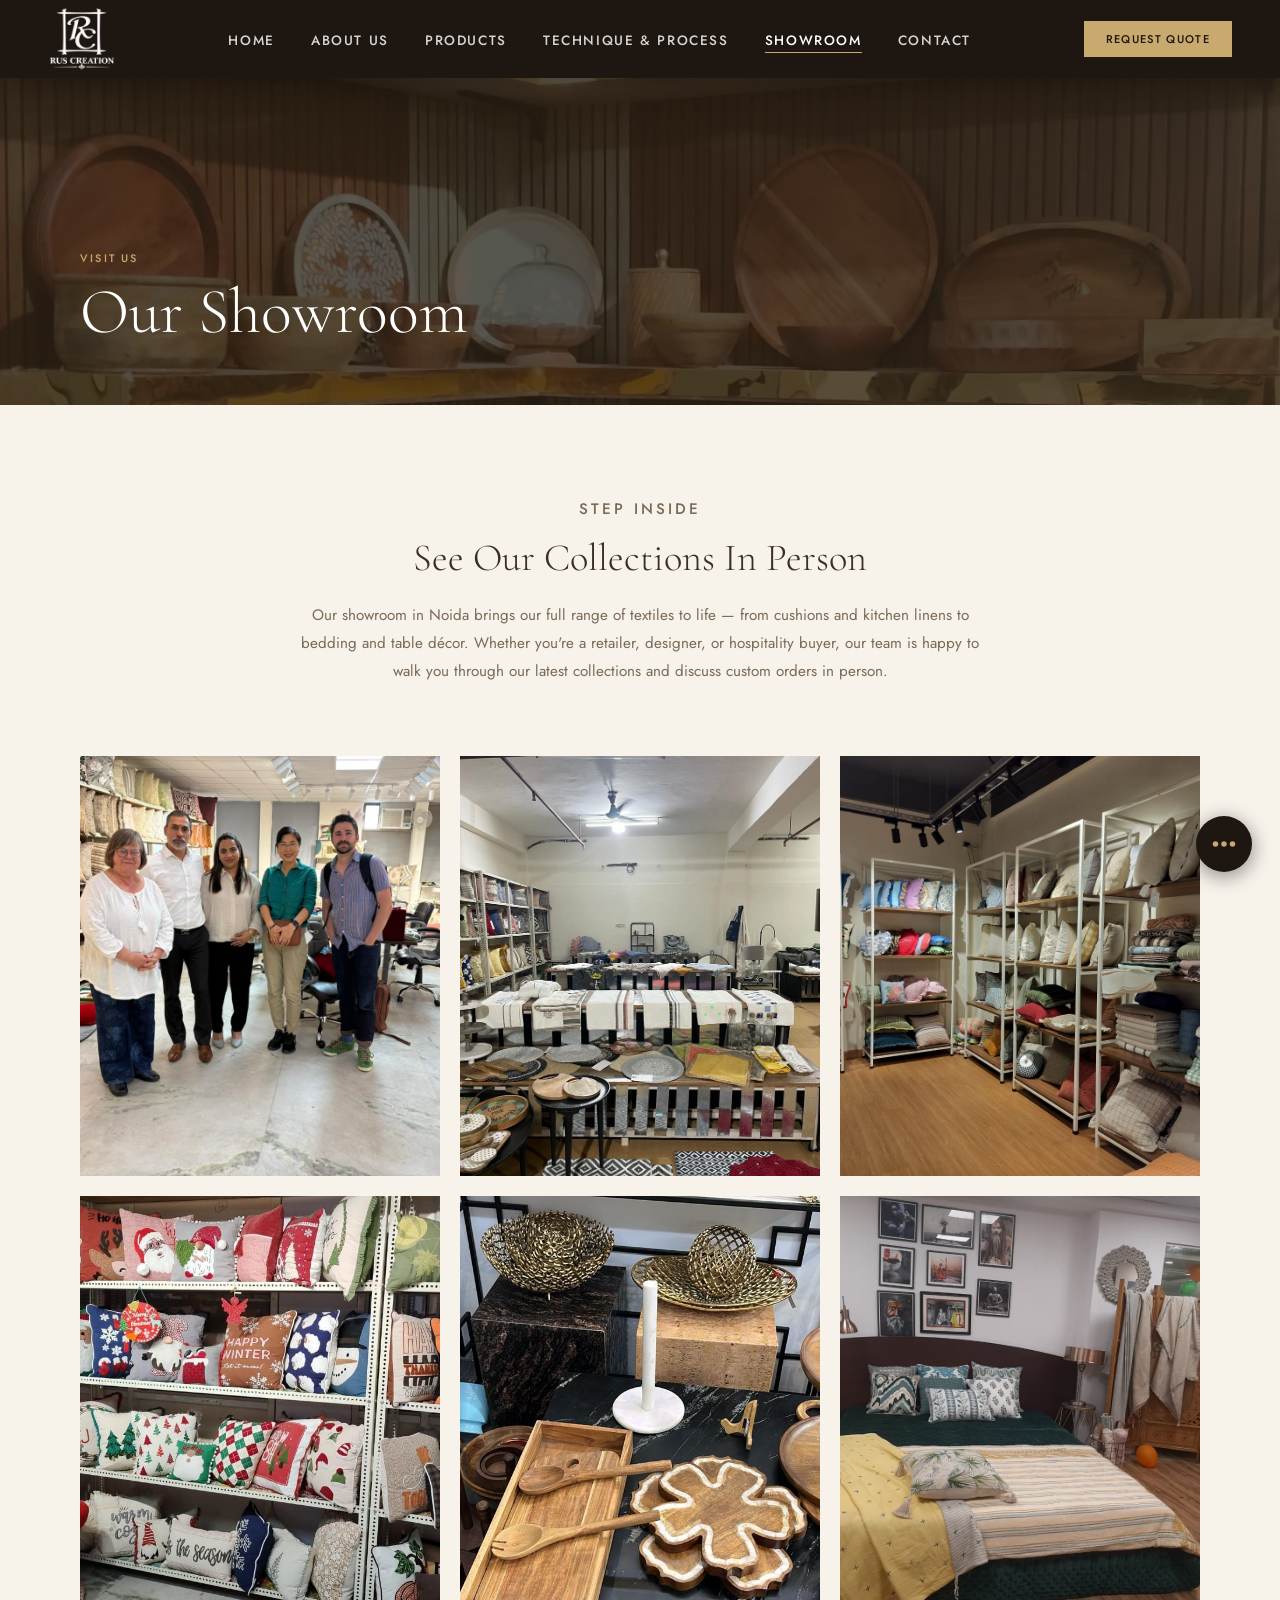
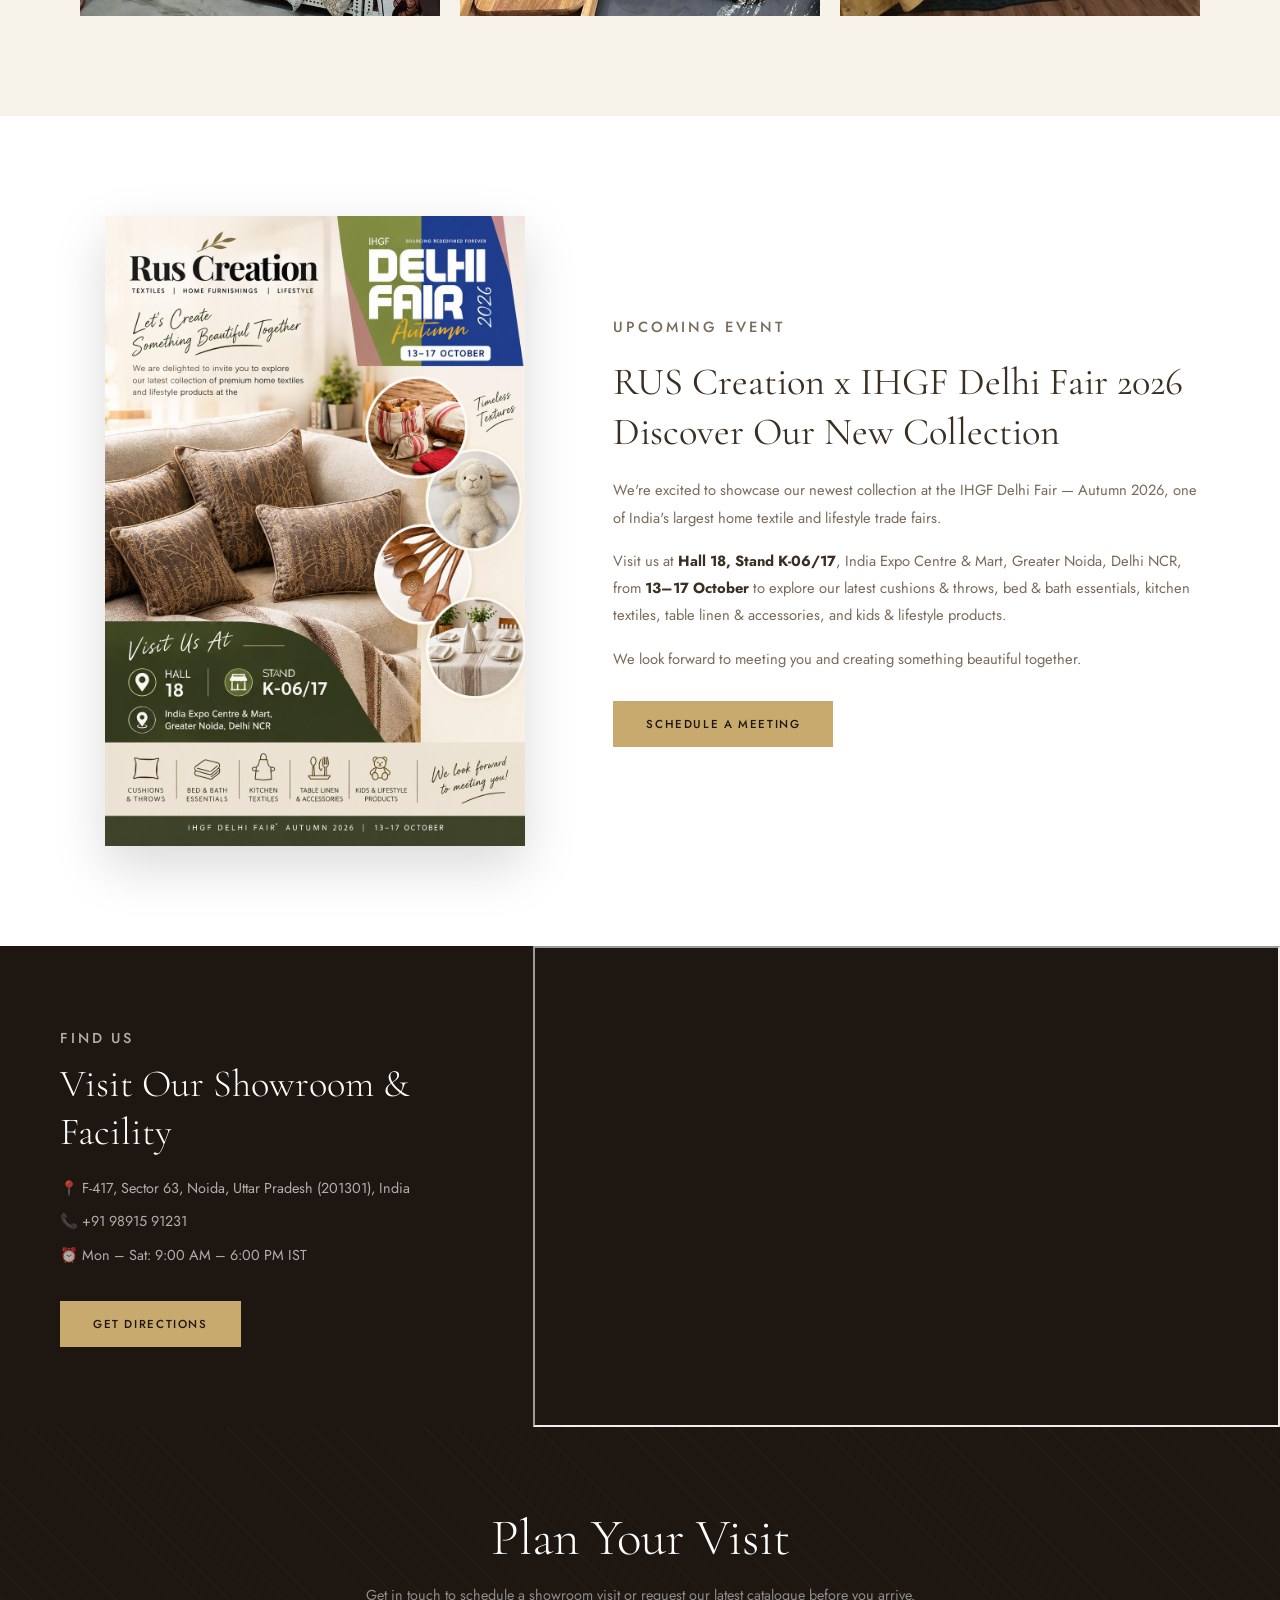
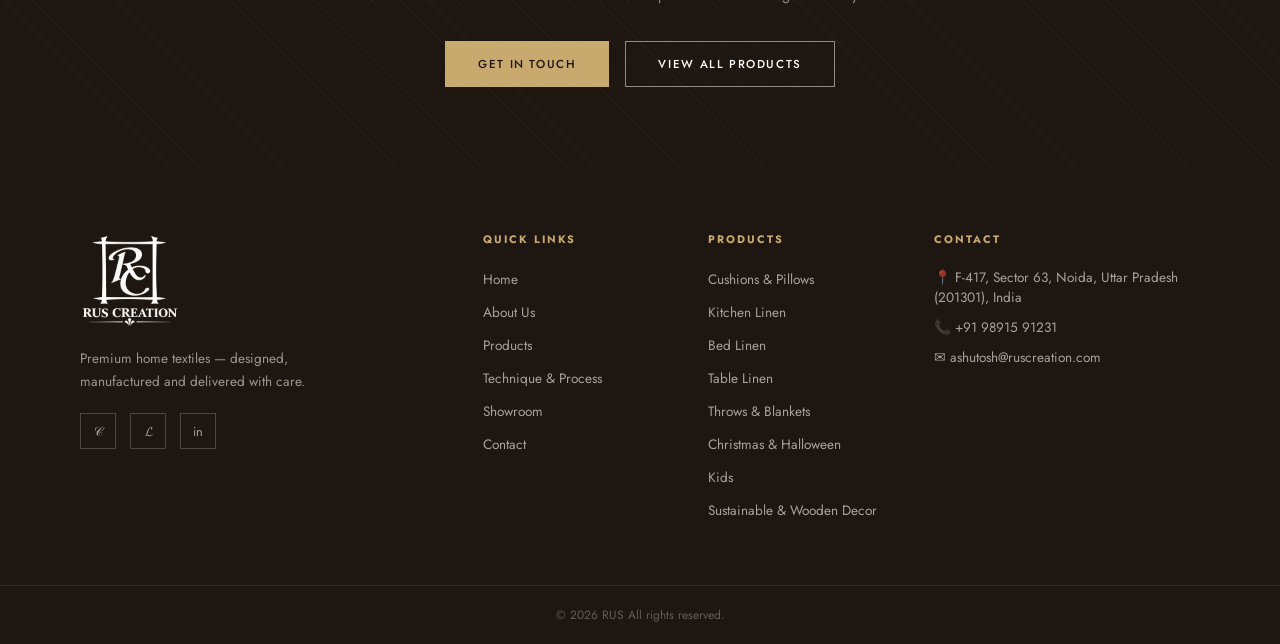
<file: showroom.html>
<!DOCTYPE html>
<html lang="en">
<head>
  <meta charset="UTF-8"/>
  <meta name="viewport" content="width=device-width, initial-scale=1.0"/>
  <title>Our Showroom — RUS</title>
  <link rel="stylesheet" href="css/global.css"/>
  <link rel="stylesheet" href="css/showroom.css"/>
  <link rel="preconnect" href="https://fonts.googleapis.com"/>
  <link href="https://fonts.googleapis.com/css2?family=Cormorant+Garamond:ital,wght@0,300;0,400;0,600;1,300;1,400&family=Jost:wght@300;400;500;600&display=swap" rel="stylesheet"/>
</head>
<body>

  <nav class="navbar scrolled" id="navbar">
    <div class="nav-logo"><a href="index.html" aria-label="RUS Creation home"><img src="Images/logo.png" alt="RUS Creation"/></a></div>
    <ul class="nav-links">
      <li><a href="index.html">Home</a></li>
      <li><a href="about.html">About Us</a></li>
      <li><a href="products.html">Products</a></li>
      <li><a href="techniques.html">Technique &amp; Process</a></li>
      <li><a href="showroom.html" class="active">Showroom</a></li>
      <li><a href="contact.html">Contact</a></li>
    </ul>
    <a href="contact.html" class="nav-cta">Request Quote</a>
    <button class="hamburger" id="hamburger">&#9776;</button>
  </nav>
  <div class="mobile-menu" id="mobileMenu">
    <button class="close-menu" id="closeMenu">&times;</button>
    <ul>
      <li><a href="index.html">Home</a></li>
      <li><a href="about.html">About Us</a></li>
      <li><a href="products.html">Products</a></li>
      <li><a href="techniques.html">Technique &amp; Process</a></li>
      <li><a href="showroom.html">Showroom</a></li>
      <li><a href="contact.html">Contact</a></li>
    </ul>
  </div>

  <section class="page-hero">
    <div class="page-hero-bg" style="background-image:url('Images/Showroom Images/Showroom Banner.jpg')"></div>
    <div class="page-hero-content">
      <p class="section-eyebrow">Visit Us</p>
      <h1>Our Showroom</h1>
    </div>
  </section>

  <!-- INTRO -->
  <section class="showroom-intro">
    <p class="section-eyebrow">Step Inside</p>
    <h2>See Our Collections In Person</h2>
    <p>Our showroom in Noida brings our full range of textiles to life — from cushions and kitchen linens to bedding and table décor. Whether you're a retailer, designer, or hospitality buyer, our team is happy to walk you through our latest collections and discuss custom orders in person.</p>
  </section>

  <!-- GALLERY -->
  <section class="showroom-gallery">
    <div class="gallery-item">
      <img src="Images/Showroom Images/WhatsApp Image 2026-09-09 at 13.03.34.jpeg" alt="Our team with visiting buyers"/>
    </div>
    <div class="gallery-item">
      <img src="Images/Showroom Images/Showroom_image5.jpg" alt="Table linen and placemat display at our showroom"/>
    </div>
    <div class="gallery-item">
      <img src="Images/Showroom Images/Showroom_image1.jpg" alt="Cushion and throw display shelves"/>
    </div>
    <div class="gallery-item">
      <img src="Images/Showroom Images/Showroom_festive.jpg" alt="Christmas and Halloween cushion collection on display"/>
    </div>
    <div class="gallery-item">
      <img src="Images/Showroom Images/Showroom_wood_decor.jpg" alt="Wood and decor display at our showroom"/>
    </div>
    <div class="gallery-item">
      <img src="Images/Showroom Images/Showroom_image2.jpg" alt="Bedding display setup at our showroom"/>
    </div>
  </section>

  <!-- FAIR ANNOUNCEMENT -->
  <section class="fair-section">
    <div class="fair-image">
      <img src="Images/Showroom Images/IHGF Delhi Fair 2026.jpg" alt="RUS Creation at IHGF Delhi Fair 2026"/>
    </div>
    <div class="fair-content">
      <p class="section-eyebrow">Upcoming Event</p>
      <h2>RUS Creation x IHGF Delhi Fair 2026<br/>Discover Our New Collection</h2>
      <p>We're excited to showcase our newest collection at the IHGF Delhi Fair — Autumn 2026, one of India's largest home textile and lifestyle trade fairs.</p>
      <p>Visit us at <strong>Hall 18, Stand K-06/17</strong>, India Expo Centre &amp; Mart, Greater Noida, Delhi NCR, from <strong>13–17 October</strong> to explore our latest cushions &amp; throws, bed &amp; bath essentials, kitchen textiles, table linen &amp; accessories, and kids &amp; lifestyle products.</p>
      <p>We look forward to meeting you and creating something beautiful together.</p>
      <a href="contact.html" class="btn-primary">Schedule a Meeting</a>
    </div>
  </section>

  <!-- MAP -->
  <section class="showroom-map-section">
    <div class="map-info">
      <p class="section-eyebrow">Find Us</p>
      <h2>Visit Our Showroom &amp; Facility</h2>
      <p>📍 F-417, Sector 63, Noida, Uttar Pradesh (201301), India</p>
      <p>📞 +91 98915 91231</p>
      <p>⏰ Mon – Sat: 9:00 AM – 6:00 PM IST</p>
      <a href="https://www.google.com/maps/search/?api=1&query=F-417+Sector+63+Noida+Uttar+Pradesh+201301+India" class="btn-primary" target="_blank" rel="noopener">Get Directions</a>
    </div>
    <div class="map-embed">
      <iframe
        src="https://www.google.com/maps?q=Sector+63,+Noida,+Uttar+Pradesh+201301,+India&z=15&hl=en&output=embed"
        loading="lazy"
        referrerpolicy="no-referrer-when-downgrade"
        title="RUS Creation Showroom Location">
      </iframe>
    </div>
  </section>

  <!-- CTA -->
  <section class="cta-band">
    <h2>Plan Your Visit</h2>
    <p>Get in touch to schedule a showroom visit or request our latest catalogue before you arrive.</p>
    <div class="cta-band-btns">
      <a href="contact.html" class="btn-primary">Get in Touch</a>
      <a href="products.html" class="btn-outline-light">View All Products</a>
    </div>
  </section>

  <footer class="footer">
    <div class="footer-top">
      <div class="footer-brand">
        <div class="nav-logo"><a href="index.html" aria-label="RUS Creation home"><img src="Images/logo.png" alt="RUS Creation"/></a></div>
        <p>Premium home textiles — designed, manufactured and delivered with care.</p>
        <div class="footer-socials">
          <a href="#">&#119966;</a><a href="#">&#120027;</a><a href="#">in</a>
        </div>
      </div>
      <div class="footer-links">
        <h4>Quick Links</h4>
        <ul>
          <li><a href="index.html">Home</a></li>
          <li><a href="about.html">About Us</a></li>
          <li><a href="products.html">Products</a></li>
          <li><a href="techniques.html">Technique &amp; Process</a></li>
          <li><a href="showroom.html">Showroom</a></li>
          <li><a href="contact.html">Contact</a></li>
        </ul>
      </div>
      <div class="footer-links">
        <h4>Products</h4>
        <ul>
          <li><a href="products.html">Cushions &amp; Pillows</a></li>
          <li><a href="products.html">Kitchen Linen</a></li>
          <li><a href="products.html">Bed Linen</a></li>
          <li><a href="products.html">Table Linen</a></li>
          <li><a href="products.html">Throws &amp; Blankets</a></li>
          <li><a href="products.html">Christmas &amp; Halloween</a></li>
          <li><a href="products.html">Kids</a></li>
          <li><a href="products.html">Sustainable &amp; Wooden Decor</a></li>
        </ul>
      </div>
      <div class="footer-contact">
        <h4>Contact</h4>
        <p>📍 F-417, Sector 63, Noida, Uttar Pradesh (201301), India</p>
        <p>📞 +91 98915 91231</p>
        <p>✉ ashutosh@ruscreation.com</p>
      </div>
    </div>
    <div class="footer-bottom">
      <p>&copy; 2026 RUS All rights reserved.</p>
    </div>
  </footer>

  <!-- SOCIAL FAB: Telegram trigger -> Gmail / WhatsApp / LinkedIn -->
  <div class="social-fab" id="socialFab">
    <div class="social-fab-menu">
      <a href="https://www.instagram.com/ruscreation_2016" class="fab-item fab-instagram" target="_blank" rel="noopener" aria-label="Instagram">
        <svg viewBox="0 0 24 24" fill="white" width="20" height="20"><path d="M12 2.163c3.204 0 3.584.012 4.85.07 3.252.148 4.771 1.691 4.919 4.919.058 1.265.069 1.645.069 4.849 0 3.205-.012 3.584-.069 4.849-.149 3.225-1.664 4.771-4.919 4.919-1.266.058-1.644.07-4.85.07-3.204 0-3.584-.012-4.849-.07-3.26-.149-4.771-1.699-4.919-4.92-.058-1.265-.07-1.644-.07-4.849 0-3.204.013-3.583.07-4.849.149-3.227 1.664-4.771 4.919-4.919 1.266-.057 1.645-.069 4.849-.069zm0-2.163c-3.259 0-3.667.014-4.947.072-4.358.2-6.78 2.618-6.98 6.98-.059 1.281-.073 1.689-.073 4.948 0 3.259.014 3.668.072 4.948.2 4.358 2.618 6.78 6.98 6.98 1.281.058 1.689.072 4.948.072 3.259 0 3.668-.014 4.948-.072 4.354-.2 6.782-2.618 6.979-6.98.059-1.28.073-1.689.073-4.948 0-3.259-.014-3.667-.072-4.947-.196-4.354-2.617-6.78-6.979-6.98-1.281-.059-1.69-.073-4.949-.073zm0 5.838c-3.403 0-6.162 2.759-6.162 6.162s2.759 6.163 6.162 6.163 6.162-2.759 6.162-6.163c0-3.403-2.759-6.162-6.162-6.162zm0 10.162c-2.209 0-4-1.79-4-4 0-2.209 1.791-4 4-4s4 1.791 4 4c0 2.21-1.791 4-4 4zm6.406-11.845c-.796 0-1.441.645-1.441 1.44s.645 1.44 1.441 1.44c.795 0 1.439-.645 1.439-1.44s-.644-1.44-1.439-1.44z"/></svg>
      </a>
      <a href="https://www.linkedin.com/in/ashutosh-singh-8ba679374" class="fab-item fab-linkedin" target="_blank" rel="noopener" aria-label="LinkedIn">
        <svg viewBox="0 0 24 24" fill="white" width="20" height="20"><path d="M20.447 20.452h-3.554v-5.569c0-1.328-.027-3.037-1.852-3.037-1.853 0-2.136 1.445-2.136 2.939v5.667H9.351V9h3.414v1.561h.046c.477-.9 1.637-1.85 3.37-1.85 3.601 0 4.267 2.37 4.267 5.455v6.286zM5.337 7.433c-1.144 0-2.063-.926-2.063-2.065 0-1.138.92-2.063 2.063-2.063 1.14 0 2.064.925 2.064 2.063 0 1.139-.925 2.065-2.064 2.065zM7.119 20.452H3.555V9h3.564v11.452z"/></svg>
      </a>
      <a href="https://wa.me/9891591231" class="fab-item fab-whatsapp" target="_blank" rel="noopener" aria-label="WhatsApp">
        <svg viewBox="0 0 24 24" fill="white" width="22" height="22"><path d="M17.472 14.382c-.297-.149-1.758-.867-2.03-.967-.273-.099-.471-.148-.67.15-.197.297-.767.966-.94 1.164-.173.199-.347.223-.644.075-.297-.15-1.255-.463-2.39-1.475-.883-.788-1.48-1.761-1.653-2.059-.173-.297-.018-.458.13-.606.134-.133.298-.347.446-.52.149-.174.198-.298.298-.497.099-.198.05-.371-.025-.52-.075-.149-.669-1.612-.916-2.207-.242-.579-.487-.5-.669-.51-.173-.008-.371-.01-.57-.01-.198 0-.52.074-.792.372-.272.297-1.04 1.016-1.04 2.479 0 1.462 1.065 2.875 1.213 3.074.149.198 2.096 3.2 5.077 4.487.709.306 1.262.489 1.694.625.712.227 1.36.195 1.871.118.571-.085 1.758-.719 2.006-1.413.248-.694.248-1.289.173-1.413-.074-.124-.272-.198-.57-.347z"/><path d="M12 0C5.373 0 0 5.373 0 12c0 2.125.557 4.126 1.532 5.862L.057 23.944l6.204-1.527A11.95 11.95 0 0012 24c6.627 0 12-5.373 12-12S18.627 0 12 0zm0 21.9a9.9 9.9 0 01-5.032-1.374l-.361-.214-3.739.979.998-3.648-.235-.374A9.86 9.86 0 012.1 12c0-5.468 4.432-9.9 9.9-9.9 5.467 0 9.9 4.432 9.9 9.9 0 5.467-4.433 9.9-9.9 9.9z"/></svg>
      </a>
      <a href="mailto:ashutosh@ruscreation.com" class="fab-item fab-gmail" target="_blank" rel="noopener" aria-label="Email">
        <svg viewBox="0 0 48 48" width="24" height="24"><path fill="#4caf50" d="M45,16.2l-5,2.75l-5,4.75L35,40h7c1.657,0,3-1.343,3-3V16.2z"/><path fill="#1e88e5" d="M3,16.2l3.614,1.71L13,23.7V40H6c-1.657,0-3-1.343-3-3V16.2z"/><polygon fill="#e53935" points="35,11.2 24,19.45 13,11.2 12,17 24,26 36,17"/><path fill="#c62828" d="M3,12.298V16.2l10,7.5v-12.5l-2.505-1.928C8.905,7.85,3,9.552,3,12.298z"/><path fill="#fbc02d" d="M45,12.298V16.2l-10,7.5v-12.5l2.505-1.928C39.995,7.85,45,9.552,45,12.298z"/></svg>
      </a>
    </div>
    <button type="button" class="fab-toggle" id="fabToggle" aria-label="Contact us">
      <svg class="fab-icon-open" viewBox="0 0 24 24" fill="#c8a96e" width="34" height="34"><path d="M6 10c-1.1 0-2 .9-2 2s.9 2 2 2 2-.9 2-2-.9-2-2-2zm12 0c-1.1 0-2 .9-2 2s.9 2 2 2 2-.9 2-2-.9-2-2-2zm-6 0c-1.1 0-2 .9-2 2s.9 2 2 2 2-.9 2-2-.9-2-2-2z"/></svg>
      <svg class="fab-icon-close" viewBox="0 0 24 24" fill="#c8a96e" width="22" height="22"><path d="M18.3 5.71a1 1 0 0 0-1.41 0L12 10.59 7.11 5.7A1 1 0 0 0 5.7 7.11L10.59 12 5.7 16.89a1 1 0 1 0 1.41 1.41L12 13.41l4.89 4.89a1 1 0 0 0 1.41-1.41L13.41 12l4.89-4.89a1 1 0 0 0 0-1.4z"/></svg>
    </button>
  </div>

  <script src="js/global.js"></script>
</body>
</html>
</file>
<file: css/global.css>
/* =============================================
   GLOBAL.CSS — Shared styles across all pages
   RUS — Premium Home Textiles
   ============================================= */

:root {
  --dark:       #1e1610;
  --dark-2:     #2a1f13;
  --gold:       #c8a96e;
  --gold-light: #e0c99a;
  --cream:      #f7f2ea;
  --cream-2:    #ede5d8;
  --text:       #3a2f22;
  --text-light: #7a6a58;
  --white:      #ffffff;

  --ff-display: 'Cormorant Garamond', serif;
  --ff-body:    'Jost', sans-serif;

  --nav-h: 78px;
  --trans: 0.4s cubic-bezier(0.25, 0.46, 0.45, 0.94);
}

*, *::before, *::after { box-sizing: border-box; margin: 0; padding: 0; }

html { scroll-behavior: smooth; }

body {
  font-family: var(--ff-body);
  background: var(--cream);
  color: var(--text);
  overflow-x: hidden;
}

img { display: block; width: 100%; object-fit: cover; }

a { text-decoration: none; color: inherit; }

ul { list-style: none; }

/* ── NAVBAR ── */
.navbar {
  position: fixed;
  top: 0; left: 0; right: 0;
  z-index: 1000;
  height: var(--nav-h);
  display: flex;
  align-items: center;
  justify-content: space-between;
  padding: 0 48px;
  transition: background var(--trans), box-shadow var(--trans);
}

.navbar.scrolled {
  background: var(--dark);
  box-shadow: 0 2px 30px rgba(0,0,0,0.35);
}

.nav-logo {
  font-family: var(--ff-display);
  font-size: 2rem;
  font-weight: 600;
  color: var(--white);
  letter-spacing: 0.02em;
}
.nav-logo sup {
  font-size: 0.6rem;
  letter-spacing: 0.15em;
  vertical-align: super;
  color: var(--gold);
  font-family: var(--ff-body);
  font-weight: 500;
}
.nav-logo a { display: block; }
.nav-logo img {
  display: block;
  height: 68px;
  width: 68px;
  object-fit: contain;
}
.footer-brand .nav-logo img {
  height: 100px;
  width: 100px;
}
.logo-letter {
  font-size: 2.4rem;
}

.nav-links {
  display: flex;
  gap: 36px;
}
.nav-links a {
  font-family: var(--ff-body);
  font-size: calc(0.72rem + 2px);
  font-weight: 500;
  letter-spacing: 0.12em;
  text-transform: uppercase;
  color: rgba(255,255,255,0.82);
  transition: color 0.25s;
  position: relative;
  padding-bottom: 3px;
}
.nav-links a::after {
  content: '';
  position: absolute;
  bottom: 0; left: 0;
  width: 0; height: 1px;
  background: var(--gold);
  transition: width 0.3s;
}
.nav-links a:hover,
.nav-links a.active { color: var(--white); }
.nav-links a:hover::after,
.nav-links a.active::after { width: 100%; }

.nav-cta {
  font-family: var(--ff-body);
  font-size: 0.7rem;
  font-weight: 500;
  letter-spacing: 0.12em;
  text-transform: uppercase;
  color: var(--dark);
  background: var(--gold);
  padding: 10px 22px;
  transition: background 0.3s, color 0.3s;
}
.nav-cta:hover { background: var(--gold-light); }

.hamburger {
  display: none;
  background: none;
  border: none;
  color: white;
  font-size: 1.6rem;
  cursor: pointer;
}

/* ── MOBILE MENU ── */
.mobile-menu {
  position: fixed;
  inset: 0;
  background: var(--dark);
  z-index: 2000;
  display: flex;
  flex-direction: column;
  align-items: center;
  justify-content: center;
  gap: 32px;
  transform: translateX(100%);
  transition: transform 0.4s ease;
}
.mobile-menu.open { transform: translateX(0); }
.mobile-menu ul { text-align: center; }
.mobile-menu ul li { margin-bottom: 24px; }
.mobile-menu ul a {
  font-family: var(--ff-display);
  font-size: 2rem;
  color: var(--white);
  letter-spacing: 0.05em;
}
.close-menu {
  position: absolute;
  top: 24px; right: 32px;
  background: none;
  border: none;
  color: var(--white);
  font-size: 2.4rem;
  cursor: pointer;
}

/* ── BUTTONS ── */
.btn-primary {
  display: inline-block;
  font-family: var(--ff-body);
  font-size: 0.72rem;
  font-weight: 500;
  letter-spacing: 0.14em;
  text-transform: uppercase;
  color: var(--dark);
  background: var(--gold);
  padding: 14px 32px;
  border: 1px solid var(--gold);
  transition: background 0.3s, color 0.3s, border-color 0.3s;
}
.btn-primary:hover {
  background: transparent;
  color: var(--gold);
}

.btn-outline {
  display: inline-block;
  font-family: var(--ff-body);
  font-size: 0.72rem;
  font-weight: 500;
  letter-spacing: 0.14em;
  text-transform: uppercase;
  color: var(--white);
  background: transparent;
  padding: 14px 32px;
  border: 1px solid rgba(255,255,255,0.4);
  transition: background 0.3s, border-color 0.3s;
}
.btn-outline:hover {
  background: rgba(255,255,255,0.08);
  border-color: rgba(255,255,255,0.8);
}

.btn-outline-light {
  display: inline-block;
  font-family: var(--ff-body);
  font-size: 0.72rem;
  font-weight: 500;
  letter-spacing: 0.14em;
  text-transform: uppercase;
  color: var(--white);
  background: transparent;
  padding: 14px 32px;
  border: 1px solid rgba(255,255,255,0.5);
  transition: background 0.3s;
}
.btn-outline-light:hover { background: rgba(255,255,255,0.1); }

.text-link {
  font-family: var(--ff-body);
  font-size: 0.75rem;
  font-weight: 500;
  letter-spacing: 0.1em;
  text-transform: uppercase;
  color: var(--gold);
  border-bottom: 1px solid var(--gold);
  padding-bottom: 2px;
  transition: opacity 0.25s;
}
.text-link:hover { opacity: 0.7; }

/* ── SECTION EYEBROW ── */
.section-eyebrow {
  font-family: var(--ff-body);
  font-size: 0.68rem;
  font-weight: 500;
  letter-spacing: 0.2em;
  text-transform: uppercase;
  color: var(--gold);
  margin-bottom: 12px;
}

/* ── FOOTER ── */
.footer {
  background: var(--dark);
  color: rgba(255,255,255,0.7);
  font-family: var(--ff-body);
}
.footer-top {
  display: grid;
  grid-template-columns: 2fr 1fr 1fr 1.5fr;
  gap: 48px;
  padding: 64px 80px;
  border-bottom: 1px solid rgba(255,255,255,0.08);
}
.footer-brand p {
  font-size: 0.85rem;
  line-height: 1.7;
  margin-top: 16px;
  max-width: 260px;
  color: rgba(255,255,255,0.55);
}
.footer-socials {
  display: flex;
  gap: 14px;
  margin-top: 20px;
}
.footer-socials a {
  width: 36px; height: 36px;
  border: 1px solid rgba(255,255,255,0.2);
  display: flex; align-items: center; justify-content: center;
  font-size: 0.8rem;
  color: rgba(255,255,255,0.6);
  transition: border-color 0.25s, color 0.25s;
}
.footer-socials a:hover { border-color: var(--gold); color: var(--gold); }
.footer-links h4,
.footer-contact h4 {
  font-size: 0.68rem;
  letter-spacing: 0.18em;
  text-transform: uppercase;
  color: var(--gold);
  margin-bottom: 20px;
}
.footer-links ul { display: flex; flex-direction: column; gap: 10px; }
.footer-links a {
  font-size: 0.85rem;
  color: rgba(255,255,255,0.6);
  transition: color 0.25s;
}
.footer-links a:hover { color: var(--white); }
.footer-contact p {
  font-size: 0.85rem;
  color: rgba(255,255,255,0.6);
  margin-bottom: 10px;
}
.footer-bottom {
  padding: 20px 80px;
  font-size: 0.75rem;
  color: rgba(255,255,255,0.3);
  text-align: center;
}

/* ── SOCIAL FAB (Telegram trigger → Gmail / WhatsApp / LinkedIn) ── */
.social-fab {
  position: fixed;
  bottom: 28px; right: 28px;
  z-index: 999;
  display: flex;
  flex-direction: column;
  align-items: center;
}
.social-fab-menu {
  display: flex;
  flex-direction: column;
  align-items: center;
  gap: 12px;
  margin-bottom: 14px;
}
.fab-item {
  width: 48px; height: 48px;
  border-radius: 50%;
  display: flex; align-items: center; justify-content: center;
  box-shadow: 0 4px 16px rgba(0,0,0,0.25);
  opacity: 0;
  transform: translateY(16px) scale(0.8);
  pointer-events: none;
  transition: opacity 0.25s ease, transform 0.25s ease;
}
.social-fab.open .fab-item {
  opacity: 1;
  transform: translateY(0) scale(1);
  pointer-events: auto;
}
.social-fab.open .fab-item:nth-child(4) { transition-delay: 0.05s; }
.social-fab.open .fab-item:nth-child(3) { transition-delay: 0.1s; }
.social-fab.open .fab-item:nth-child(2) { transition-delay: 0.15s; }
.social-fab.open .fab-item:nth-child(1) { transition-delay: 0.2s; }
.fab-instagram { background: linear-gradient(45deg, #f9ce34, #ee2a7b 42%, #6228d7 85%); }
.fab-linkedin { background: #0a66c2; }
.fab-whatsapp { background: #25d366; }
.fab-gmail { background: #ffffff; }

.fab-toggle {
  width: 56px; height: 56px;
  border: none;
  cursor: pointer;
  background: var(--dark);
  border-radius: 50%;
  display: flex; align-items: center; justify-content: center;
  box-shadow: 0 4px 20px rgba(0, 0, 0, 0.45);
  transition: transform 0.3s, box-shadow 0.3s;
}
.fab-toggle:hover {
  transform: scale(1.1);
  box-shadow: 0 6px 28px rgba(0, 0, 0, 0.6);
}
.fab-icon-close { display: none; }
.social-fab.open .fab-icon-open { display: none; }
.social-fab.open .fab-icon-close { display: block; }

/* ── PAGE HERO (inner pages) ── */
.page-hero {
  height: 45vh;
  min-height: 320px;
  background: var(--dark-2);
  display: flex;
  align-items: flex-end;
  padding: 0 80px 60px;
  position: relative;
  overflow: hidden;
}
.page-hero-bg {
  position: absolute;
  inset: 0;
  background-size: cover;
  background-position: center top;
  opacity: 0.25;
}
.page-hero-content { position: relative; z-index: 1; }
.page-hero-content .section-eyebrow { color: var(--gold); }
.page-hero-content h1 {
  font-family: var(--ff-display);
  font-size: clamp(2.5rem, 5vw, 4.5rem);
  font-weight: 300;
  color: var(--white);
  line-height: 1.05;
}

/* ── MARQUEE ── */
.marquee-strip {
  background: var(--dark);
  overflow: hidden;
  padding: 14px 0;
}
.marquee-track {
  display: flex;
  gap: 0;
  white-space: nowrap;
  animation: marquee 28s linear infinite;
}
.marquee-track span {
  font-family: var(--ff-body);
  font-size: 0.68rem;
  letter-spacing: 0.2em;
  text-transform: uppercase;
  color: rgba(255,255,255,0.6);
  padding: 0 32px;
}
.marquee-track .sep { color: var(--gold); padding: 0; }

@keyframes marquee {
  from { transform: translateX(0); }
  to   { transform: translateX(-50%); }
}

/* ── RESPONSIVE ── */
@media (max-width: 1024px) {
  .navbar { padding: 0 28px; }
  .nav-links { gap: 22px; }
  .footer-top { grid-template-columns: 1fr 1fr; padding: 48px 40px; }
}
@media (max-width: 768px) {
  .nav-links, .nav-cta { display: none; }
  .hamburger { display: block; }
  .footer-top { grid-template-columns: 1fr; padding: 40px 24px; gap: 32px; }
  .footer-bottom { padding: 16px 24px; }
  .page-hero { padding: 0 24px 40px; }
}
</file>
<file: css/home.css>
/* =============================================
   HOME.CSS — Home page specific styles
   ============================================= */

/* ── HERO ── */
.hero {
  min-height: 100vh;
  display: grid;
  grid-template-columns: 1fr 1fr;
  background: var(--dark);
  overflow: hidden;
  position: relative;
}

/* Dark diamond texture overlay */
.hero::before {
  content: '';
  position: absolute;
  inset: 0;
  background-image:
    repeating-linear-gradient(
      45deg,
      rgba(255,255,255,0.015) 0px, rgba(255,255,255,0.015) 1px,
      transparent 1px, transparent 16px
    ),
    repeating-linear-gradient(
      -45deg,
      rgba(255,255,255,0.015) 0px, rgba(255,255,255,0.015) 1px,
      transparent 1px, transparent 16px
    );
  pointer-events: none;
  z-index: 0;
}

.hero-left {
  position: relative;
  z-index: 1;
  display: flex;
  flex-direction: column;
  justify-content: center;
  padding: calc(var(--nav-h) + 60px) 60px 60px 80px;
}

.hero-eyebrow {
  display: flex;
  gap: 10px;
  align-items: center;
  margin-bottom: 32px;
}
.hero-eyebrow span {
  font-family: var(--ff-body);
  font-size: 0.65rem;
  font-weight: 500;
  letter-spacing: 0.2em;
  text-transform: uppercase;
  color: rgba(255,255,255,0.5);
}
.hero-eyebrow .dot { color: var(--gold); }

.hero-title {
  font-family: var(--ff-display);
  font-size: clamp(3.2rem, 5vw, 5.5rem);
  font-weight: 300;
  color: var(--white);
  line-height: 1.05;
  letter-spacing: -0.01em;
  margin-bottom: 28px;
}
.hero-title em {
  font-style: italic;
  color: var(--gold-light);
  font-weight: 300;
}

.hero-sub {
  font-family: var(--ff-body);
  font-size: 0.68rem;
  font-weight: 400;
  letter-spacing: 0.2em;
  text-transform: uppercase;
  color: rgba(255,255,255,0.45);
  margin-bottom: 44px;
}

.hero-btns {
  display: flex;
  gap: 16px;
  flex-wrap: wrap;
}

/* ── HERO RIGHT — EXPANDING PANELS ── */
.hero-right {
  position: relative;
  overflow: hidden;
}
.hero-right::before {
  content: '';
  position: absolute;
  top: 0; left: 0; right: 0;
  height: 140px;
  background: linear-gradient(to bottom, rgba(20, 13, 5, 0.6), rgba(20, 13, 5, 0));
  z-index: 2;
  pointer-events: none;
}

.hero-panels {
  display: flex;
  height: 100%;
  min-height: 100vh;
}

.hero-panel {
  flex: 1;
  position: relative;
  overflow: hidden;
  cursor: pointer;
  transition: flex 0.6s cubic-bezier(0.25, 0.46, 0.45, 0.94);
}

.hero-panel img {
  height: 100%;
  width: 100%;
  object-fit: cover;
  transition: transform 0.7s cubic-bezier(0.25, 0.46, 0.45, 0.94);
  filter: brightness(0.85);
}

.hero-panel:hover {
  flex: 2.8;
}

.hero-panel:hover img {
  transform: scale(1.04);
  filter: brightness(1);
}

.panel-label {
  position: absolute;
  top: 50%;
  left: 0; right: 0;
  text-align: center;
  font-family: var(--ff-display);
  font-size: 1.5rem;
  font-weight: 900;
  -webkit-text-stroke: 0.7px rgba(255,255,255,0.9);
  color: var(--white);
  letter-spacing: 0.05em;
  opacity: 0;
  transform: translateY(calc(-50% + 10px));
  transition: opacity 0.4s, transform 0.4s;
  white-space: nowrap;
}
.hero-panel:hover .panel-label {
  opacity: 0.5;
  transform: translateY(-50%);
}

/* Divider lines between panels */
.hero-panel + .hero-panel::before {
  content: '';
  position: absolute;
  left: 0; top: 10%; bottom: 10%;
  width: 1px;
  background: rgba(255,255,255,0.12);
  z-index: 2;
}

/* ── INTRO SECTION ── */
.intro-section {
  display: grid;
  grid-template-columns: 1fr 1fr;
  gap: 80px;
  padding: 100px 80px;
  background: var(--cream);
  align-items: center;
}

.intro-text h2 {
  font-family: var(--ff-display);
  font-size: clamp(2rem, 3.5vw, 3rem);
  font-weight: 300;
  color: var(--text);
  line-height: 1.2;
  margin-bottom: 20px;
}

.intro-text p {
  font-size: 0.95rem;
  line-height: 1.8;
  color: var(--text-light);
  margin-bottom: 28px;
  max-width: 440px;
}

.intro-stats {
  display: grid;
  grid-template-columns: 1fr 1fr;
  gap: 1px;
  background: var(--cream-2);
  border: 1px solid var(--cream-2);
}

.stat {
  background: var(--cream);
  padding: 36px 28px;
  display: flex;
  flex-direction: column;
  gap: 6px;
  transition: background 0.3s;
}
.stat:hover { background: var(--dark); }
.stat:hover .stat-num { color: var(--gold); }
.stat:hover .stat-label { color: rgba(255,255,255,0.55); }

.stat-num {
  font-family: var(--ff-display);
  font-size: 3rem;
  font-weight: 300;
  color: var(--dark);
  line-height: 1;
  transition: color 0.3s;
}
.stat-label {
  font-family: var(--ff-body);
  font-size: 0.7rem;
  font-weight: 500;
  letter-spacing: 0.12em;
  text-transform: uppercase;
  color: var(--text-light);
  transition: color 0.3s;
}

/* ── CATEGORIES — HOVER EXPAND ── */
.categories-section {
  padding: 0 80px 100px;
  background: var(--cream);
}

.section-header {
  padding-bottom: 48px;
}
.section-header h2 {
  font-family: var(--ff-display);
  font-size: clamp(2rem, 3.5vw, 3rem);
  font-weight: 300;
  color: var(--text);
}

.categories-grid {
  display: flex;
  height: 580px;
  gap: 4px;
}

.cat-item {
  flex: 1;
  position: relative;
  overflow: hidden;
  cursor: pointer;
  background-image: var(--bg);
  background-size: cover;
  background-position: var(--bg-pos, center);
  transition: flex 0.65s cubic-bezier(0.25, 0.46, 0.45, 0.94);
}

.cat-item:hover { flex: 3.2; }

.cat-overlay {
  position: absolute;
  inset: 0;
  background: linear-gradient(
    to top,
    rgba(20, 13, 5, 0.92) 0%,
    rgba(20, 13, 5, 0.3) 50%,
    rgba(20, 13, 5, 0.1) 100%
  );
  transition: background 0.4s;
}
.cat-item:hover .cat-overlay {
  background: linear-gradient(
    to top,
    rgba(20, 13, 5, 0.88) 0%,
    rgba(20, 13, 5, 0.4) 60%,
    rgba(20, 13, 5, 0.15) 100%
  );
}

.cat-content {
  position: absolute;
  bottom: 0; left: 0; right: 0;
  padding: 32px 28px;
  z-index: 1;
}

.cat-num {
  display: block;
  font-family: var(--ff-body);
  font-size: 0.62rem;
  font-weight: 500;
  letter-spacing: 0.2em;
  color: var(--gold);
  margin-bottom: 10px;
  transform: translateY(0);
  transition: opacity 0.3s;
}

.cat-content h3 {
  font-family: var(--ff-display);
  font-size: 1.5rem;
  font-weight: 300;
  color: var(--white);
  line-height: 1.15;
  margin-bottom: 0;
  transition: margin 0.4s;
}
.cat-item:hover .cat-content h3 { margin-bottom: 12px; }

.cat-content p {
  font-size: 0.82rem;
  line-height: 1.6;
  color: rgba(255,255,255,0.7);
  max-height: 0;
  overflow: hidden;
  opacity: 0;
  transition: max-height 0.5s ease, opacity 0.4s ease;
}
.cat-item:hover .cat-content p {
  max-height: 100px;
  opacity: 1;
}

.cat-link {
  display: inline-block;
  font-family: var(--ff-body);
  font-size: 0.68rem;
  font-weight: 500;
  letter-spacing: 0.12em;
  text-transform: uppercase;
  color: var(--gold);
  margin-top: 14px;
  opacity: 0;
  transform: translateY(6px);
  transition: opacity 0.4s 0.1s, transform 0.4s 0.1s;
}
.cat-item:hover .cat-link {
  opacity: 1;
  transform: translateY(0);
}

/* ── FEATURE BANNER ── */
.feature-banner {
  display: grid;
  grid-template-columns: 1fr 1fr;
  background: var(--dark-2);
  overflow: hidden;
  min-height: 500px;
}

.feature-text {
  padding: 80px;
  display: flex;
  flex-direction: column;
  justify-content: center;
  gap: 20px;
}
.feature-text h2 {
  font-family: var(--ff-display);
  font-size: clamp(1.8rem, 3vw, 2.8rem);
  font-weight: 300;
  color: var(--white);
  line-height: 1.2;
}
.feature-text p {
  font-size: 0.9rem;
  line-height: 1.8;
  color: rgba(255,255,255,0.6);
  max-width: 400px;
}

.feature-image {
  position: relative;
  overflow: hidden;
}
.feature-image img {
  height: 100%;
  width: 100%;
  object-fit: cover;
  transition: transform 0.6s ease;
}
.feature-image:hover img { transform: scale(1.04); }

.feature-badge {
  position: absolute;
  bottom: 32px; left: 32px;
  background: var(--gold);
  color: var(--dark);
  padding: 20px 24px;
  text-align: center;
}
.feature-badge span {
  display: block;
  font-family: var(--ff-display);
  font-size: 2.2rem;
  font-weight: 600;
  line-height: 1;
}
.feature-badge small {
  font-family: var(--ff-body);
  font-size: 0.6rem;
  font-weight: 500;
  letter-spacing: 0.1em;
  text-transform: uppercase;
  line-height: 1.4;
}

/* ── TESTIMONIAL ── */
.testimonial-section {
  background: var(--cream);
  padding: 100px 80px;
}
.testimonial-inner { max-width: 760px; margin: 0 auto; text-align: center; }
.testimonial-slider { position: relative; min-height: 140px; margin: 0 auto; }
.testimonial { display: none; }
.testimonial.active { display: block; }
.testimonial blockquote {
  font-family: var(--ff-display);
  font-size: clamp(1.2rem, 2vw, 1.55rem);
  font-weight: 300;
  font-style: italic;
  color: var(--text);
  line-height: 1.6;
  margin-bottom: 20px;
}
.testimonial cite {
  font-family: var(--ff-body);
  font-size: 0.72rem;
  font-weight: 500;
  letter-spacing: 0.12em;
  text-transform: uppercase;
  color: var(--text-light);
}
.testimonial-dots {
  display: flex;
  justify-content: center;
  gap: 10px;
  margin-top: 32px;
}
.tdot {
  width: 8px; height: 8px;
  border-radius: 50%;
  border: 1px solid var(--text-light);
  background: transparent;
  cursor: pointer;
  transition: background 0.3s, border-color 0.3s;
  padding: 0;
}
.tdot.active { background: var(--gold); border-color: var(--gold); }

/* ── CTA BAND ── */
.cta-band {
  background: var(--dark);
  text-align: center;
  padding: 80px 40px;
  background-image:
    repeating-linear-gradient(
      45deg,
      rgba(200,169,110,0.04) 0px, rgba(200,169,110,0.04) 1px,
      transparent 1px, transparent 20px
    );
}
.cta-band h2 {
  font-family: var(--ff-display);
  font-size: clamp(2rem, 4vw, 3.5rem);
  font-weight: 300;
  color: var(--white);
  margin-bottom: 16px;
}
.cta-band p {
  font-size: 0.9rem;
  color: rgba(255,255,255,0.5);
  margin-bottom: 36px;
  letter-spacing: 0.05em;
}
.cta-band-btns { display: flex; gap: 16px; justify-content: center; flex-wrap: wrap; }

/* ── RESPONSIVE ── */
@media (max-width: 1024px) {
  .hero { grid-template-columns: 1fr; }
  .hero-right { height: 50vh; }
  .hero-panels { min-height: 50vh; }
  .hero-left { padding: calc(var(--nav-h) + 40px) 40px 40px; }
  .intro-section { grid-template-columns: 1fr; padding: 60px 40px; gap: 48px; }
  .categories-section { padding: 0 40px 60px; }
  .feature-banner { grid-template-columns: 1fr; }
  .feature-image { height: 340px; }
  .feature-text { padding: 60px 40px; }
  .testimonial-section { padding: 60px 40px; }
}
@media (max-width: 768px) {
  .categories-grid { flex-direction: column; height: auto; }
  .cat-item { height: 280px; flex: none !important; }
  .cat-item:hover { flex: none !important; }
  .cat-content p { max-height: 100px; opacity: 1; }
  .cat-link { opacity: 1; transform: none; }
  .intro-section { padding: 50px 24px; }
  .categories-section { padding: 0 24px 50px; }
  .feature-text { padding: 40px 24px; }
  .testimonial-section { padding: 50px 24px; }
  .cta-band { padding: 60px 24px; }
  .hero-left { padding: calc(var(--nav-h) + 30px) 24px 30px; }
}
</file>
<file: css/products.css>
/* =============================================
   PRODUCTS.CSS — Products page styles
   ============================================= */

.products-section {
  padding: 60px 80px 100px;
  background: var(--cream);
}

/* ── CATEGORY SHOWCASE GRID ── */
.showcase-grid {
  display: grid;
  grid-template-columns: repeat(4, 1fr);
  gap: 32px;
}

.category-showcase {
  position: relative;
  background: var(--white);
  overflow: hidden;
  transition: transform 0.4s ease, box-shadow 0.4s ease;
}
.category-showcase:hover {
  transform: translateY(-6px);
  box-shadow: 0 20px 50px rgba(0,0,0,0.1);
}

.showcase-img-wrap {
  position: relative;
  overflow: hidden;
  height: 300px;
}
.showcase-img {
  position: absolute;
  inset: 0;
  height: 100%;
  width: 100%;
  object-fit: cover;
  opacity: 0;
  transition: opacity 1.1s ease, transform 0.6s ease;
}
.showcase-img.active {
  opacity: 1;
}
.category-showcase:hover .showcase-img.active {
  transform: scale(1.06);
}

.showcase-info {
  padding: 22px 22px 26px;
}
.showcase-info h3 {
  font-family: var(--ff-display);
  font-size: 1.3rem;
  font-weight: 400;
  color: var(--text);
  margin-bottom: 8px;
  line-height: 1.3;
}
.showcase-info p {
  font-size: 0.8rem;
  line-height: 1.6;
  color: var(--text-light);
  margin-bottom: 12px;
}
.showcase-info .text-link {
  font-size: 0.75rem;
}
/* stretch the link over the whole card so the image and title are clickable too */
.showcase-info .text-link::after {
  content: '';
  position: absolute;
  inset: 0;
}

/* CTA BAND */
.cta-band {
  background: var(--dark);
  text-align: center;
  padding: 80px 40px;
  background-image: repeating-linear-gradient(45deg, rgba(200,169,110,0.04) 0px, rgba(200,169,110,0.04) 1px, transparent 1px, transparent 20px);
}
.cta-band h2 {
  font-family: var(--ff-display);
  font-size: clamp(2rem, 4vw, 3.5rem);
  font-weight: 300;
  color: var(--white);
  margin-bottom: 16px;
}
.cta-band p {
  font-size: 0.9rem;
  color: rgba(255,255,255,0.5);
  margin-bottom: 36px;
}
.cta-band-btns { display: flex; gap: 16px; justify-content: center; flex-wrap: wrap; }

@media (max-width: 1024px) {
  .products-section { padding: 48px 40px 80px; }
  .showcase-grid { grid-template-columns: repeat(2, 1fr); }
}
@media (max-width: 768px) {
  .products-section { padding: 40px 24px 60px; }
  .showcase-grid { grid-template-columns: 1fr; gap: 24px; }
}
</file>
<file: css/category.css>
/* =============================================
   CATEGORY.CSS — single product category page
   ============================================= */

.category-section {
  padding: 60px 80px 100px;
  background: var(--cream);
}

.back-link {
  display: inline-block;
  font-size: 0.72rem;
  letter-spacing: 0.14em;
  text-transform: uppercase;
  color: var(--text-light);
  margin-bottom: 28px;
  transition: color 0.3s;
}
.back-link:hover { color: var(--gold); }

.category-intro {
  max-width: 680px;
  margin-bottom: 48px;
}
.category-intro h2 {
  font-family: var(--ff-display);
  font-size: clamp(2rem, 3.2vw, 2.8rem);
  font-weight: 300;
  color: var(--text);
  margin-bottom: 14px;
}
.category-intro p {
  font-size: 0.95rem;
  line-height: 1.8;
  color: var(--text-light);
  margin-bottom: 24px;
}

.category-grid {
  column-count: 3;
  column-gap: 20px;
}
.category-photo {
  display: block;
  width: 100%;
  margin: 0 0 20px;
  padding: 0;
  border: 0;
  background: var(--white);
  cursor: zoom-in;
  break-inside: avoid;
  overflow: hidden;
}
.category-photo img {
  width: 100%;
  height: auto;
  display: block;
  transition: transform 0.5s ease;
}
.category-photo:hover img { transform: scale(1.04); }

.lightbox {
  position: fixed;
  inset: 0;
  background: rgba(20, 13, 5, 0.92);
  display: none;
  align-items: center;
  justify-content: center;
  z-index: 2000;
}
.lightbox.open { display: flex; }
.lightbox img {
  max-width: 88vw;
  max-height: 86vh;
  object-fit: contain;
  background: var(--white);
}
.lightbox-btn {
  position: absolute;
  top: 50%;
  transform: translateY(-50%);
  background: none;
  border: 0;
  color: var(--white);
  font-size: 3.2rem;
  line-height: 1;
  cursor: pointer;
  padding: 20px;
}
.lightbox-prev { left: 12px; }
.lightbox-next { right: 12px; }
.lightbox-close {
  position: absolute;
  top: 16px;
  right: 24px;
  background: none;
  border: 0;
  color: var(--white);
  font-size: 2.6rem;
  line-height: 1;
  cursor: pointer;
}

@media (max-width: 1024px) {
  .category-section { padding: 48px 40px 80px; }
  .category-grid { column-count: 2; }
}
@media (max-width: 768px) {
  .category-section { padding: 40px 24px 60px; }
  .category-grid { column-count: 1; }
}
</file>
<file: css/contact.css>
/* contact.css */

.contact-section {
  display: grid;
  grid-template-columns: 1fr 1.6fr;
  min-height: 80vh;
  background: var(--cream);
}

/* INFO */
.contact-info {
  background: var(--dark);
  padding: 80px 60px;
  color: var(--white);
}
.contact-info h2 {
  font-family: var(--ff-display);
  font-size: clamp(2rem, 3vw, 2.8rem);
  font-weight: 300;
  color: var(--white);
  line-height: 1.2;
  margin-bottom: 16px;
}
.contact-info > p {
  font-size: 0.88rem;
  line-height: 1.8;
  color: rgba(255,255,255,0.55);
  margin-bottom: 48px;
}
.info-items {
  display: flex;
  flex-direction: column;
  gap: 28px;
  margin-bottom: 48px;
}
.info-item {
  display: flex;
  gap: 18px;
  align-items: flex-start;
  padding-bottom: 28px;
  border-bottom: 1px solid rgba(255,255,255,0.08);
}
.info-item:last-child { border-bottom: none; }
.info-icon { font-size: 1.2rem; flex-shrink: 0; margin-top: 2px; }
.info-item h4 {
  font-family: var(--ff-body);
  font-size: 0.65rem;
  font-weight: 500;
  letter-spacing: 0.18em;
  text-transform: uppercase;
  color: var(--gold);
  margin-bottom: 6px;
}
.info-item p {
  font-size: 0.88rem;
  line-height: 1.6;
  color: rgba(255,255,255,0.6);
}
.contact-socials {
  display: flex;
  gap: 12px;
  flex-wrap: wrap;
}
.social-link {
  font-family: var(--ff-body);
  font-size: 0.68rem;
  font-weight: 500;
  letter-spacing: 0.12em;
  text-transform: uppercase;
  color: rgba(255,255,255,0.5);
  border: 1px solid rgba(255,255,255,0.18);
  padding: 10px 18px;
  transition: color 0.25s, border-color 0.25s;
}
.social-link:hover { color: var(--gold); border-color: var(--gold); }

/* FORM */
.contact-form-wrap {
  padding: 80px 72px;
  background: var(--cream);
}
.form-header { margin-bottom: 40px; }
.form-header h2 {
  font-family: var(--ff-display);
  font-size: clamp(2rem, 3vw, 2.8rem);
  font-weight: 300;
  color: var(--text);
}
.contact-form {
  display: flex;
  flex-direction: column;
  gap: 20px;
}
.form-row {
  display: grid;
  grid-template-columns: 1fr 1fr;
  gap: 20px;
}
.form-group {
  display: flex;
  flex-direction: column;
  gap: 7px;
}
.form-group label {
  font-family: var(--ff-body);
  font-size: 0.68rem;
  font-weight: 500;
  letter-spacing: 0.12em;
  text-transform: uppercase;
  color: var(--text-light);
}
.form-group input,
.form-group select,
.form-group textarea {
  font-family: var(--ff-body);
  font-size: 0.88rem;
  color: var(--text);
  background: var(--white);
  border: 1px solid var(--cream-2);
  padding: 13px 16px;
  outline: none;
  transition: border-color 0.25s;
  border-radius: 0;
  appearance: none;
  -webkit-appearance: none;
}
.form-group input:focus,
.form-group select:focus,
.form-group textarea:focus {
  border-color: var(--gold);
}
.form-group input::placeholder,
.form-group textarea::placeholder { color: rgba(0,0,0,0.28); }
.form-group textarea { resize: vertical; min-height: 130px; }
.form-group select { cursor: pointer; }

.field-error {
  font-size: 0.72rem;
  color: #c0392b;
  display: none;
}
.field-error.show { display: block; }

.form-submit {
  align-self: flex-start;
  cursor: pointer;
  font-family: var(--ff-body);
  border: none;
  font-size: 0.72rem;
}

/* SUCCESS */
.form-success {
  text-align: center;
  padding: 60px 20px;
}
.success-icon {
  width: 60px; height: 60px;
  background: var(--gold);
  border-radius: 50%;
  display: flex; align-items: center; justify-content: center;
  font-size: 1.5rem;
  color: white;
  margin: 0 auto 20px;
}
.form-success h3 {
  font-family: var(--ff-display);
  font-size: 1.8rem;
  font-weight: 300;
  color: var(--text);
  margin-bottom: 10px;
}
.form-success p { color: var(--text-light); font-size: 0.9rem; }

@media (max-width: 1024px) {
  .contact-section { grid-template-columns: 1fr; }
  .contact-info { padding: 60px 40px; }
  .contact-form-wrap { padding: 60px 40px; }
}
@media (max-width: 768px) {
  .contact-info { padding: 40px 24px; }
  .contact-form-wrap { padding: 40px 24px; }
  .form-row { grid-template-columns: 1fr; }
}
</file>
<file: css/showroom.css>
/* =============================================
   SHOWROOM.CSS — Our Virtual Showroom page
   ============================================= */

/* Hero photo is a tall portrait shot; anchor the crop on the wooden plates and bowls. */
.page-hero-bg {
  background-position: center 32%;
}

.showroom-intro {
  max-width: 780px;
  margin: 0 auto;
  text-align: center;
  padding: 90px 40px 10px;
}
.showroom-intro h2 {
  font-family: var(--ff-display);
  font-size: clamp(2rem, 3vw, 2.8rem);
  font-weight: 300;
  color: var(--text);
  margin-bottom: 20px;
  line-height: 1.2;
}
.showroom-intro p {
  font-size: 0.95rem;
  line-height: 1.85;
  color: var(--text-light);
}

/* FAIR ANNOUNCEMENT */
.fair-section {
  display: grid;
  grid-template-columns: 0.8fr 1fr;
  gap: 64px;
  padding: 100px 80px;
  align-items: center;
  background: var(--white);
}
.fair-image img {
  width: 100%;
  max-width: 420px;
  display: block;
  margin: 0 auto;
  box-shadow: 0 20px 50px rgba(0,0,0,0.15);
}
.fair-content h2 {
  font-family: var(--ff-display);
  font-size: clamp(1.8rem, 3vw, 2.4rem);
  font-weight: 400;
  color: var(--text);
  margin-bottom: 20px;
  line-height: 1.3;
}
.fair-content p {
  font-size: 0.92rem;
  line-height: 1.85;
  color: var(--text-light);
  margin-bottom: 16px;
}
.fair-content strong {
  color: var(--text);
}
.fair-content .btn-primary {
  margin-top: 12px;
  display: inline-block;
}

/* GALLERY */
.showroom-gallery {
  display: grid;
  grid-template-columns: repeat(3, 1fr);
  gap: 20px;
  padding: 60px 80px 100px;
}
.gallery-item {
  overflow: hidden;
}
.gallery-item img {
  width: 100%;
  height: 420px;
  object-fit: cover;
  transition: transform 0.5s ease;
}
.gallery-item:hover img {
  transform: scale(1.06);
}

/* MAP */
.showroom-map-section {
  display: grid;
  grid-template-columns: 1fr 1.4fr;
  background: var(--dark);
}
.map-info {
  padding: 80px 60px;
  display: flex;
  flex-direction: column;
  justify-content: center;
}
.map-info h2 {
  font-family: var(--ff-display);
  font-size: clamp(1.8rem, 3vw, 2.4rem);
  font-weight: 300;
  color: var(--white);
  margin-bottom: 20px;
  line-height: 1.25;
}
.map-info p {
  font-size: 0.9rem;
  line-height: 1.8;
  color: rgba(255, 255, 255, 0.65);
  margin-bottom: 8px;
}
.map-info .btn-primary {
  margin-top: 24px;
  display: inline-block;
  width: fit-content;
}
.map-embed {
  min-height: 460px;
}
.map-embed iframe {
  width: 100%;
  height: 100%;
  display: block;
}

/* CTA BAND */
.cta-band {
  background: var(--dark);
  text-align: center;
  padding: 80px 40px;
  background-image: repeating-linear-gradient(45deg, rgba(200,169,110,0.04) 0px, rgba(200,169,110,0.04) 1px, transparent 1px, transparent 20px);
}
.cta-band h2 {
  font-family: var(--ff-display);
  font-size: clamp(2rem, 4vw, 3.5rem);
  font-weight: 300;
  color: var(--white);
  margin-bottom: 16px;
}
.cta-band p {
  font-size: 0.9rem;
  color: rgba(255,255,255,0.5);
  margin-bottom: 36px;
}
.cta-band-btns { display: flex; gap: 16px; justify-content: center; flex-wrap: wrap; }

@media (max-width: 1024px) {
  .showroom-gallery { grid-template-columns: repeat(2, 1fr); padding: 48px 40px 80px; }
  .showroom-map-section { grid-template-columns: 1fr; }
  .map-embed { height: 360px; }
  .map-info { padding: 60px 40px; }
  .fair-section { grid-template-columns: 1fr; padding: 60px 40px; gap: 32px; }
}
@media (max-width: 768px) {
  .showroom-intro { padding: 60px 24px 10px; }
  .showroom-gallery { grid-template-columns: 1fr; padding: 40px 24px 60px; gap: 16px; }
  .gallery-item img { height: 320px; }
  .map-info { padding: 48px 24px; }
  .cta-band { padding: 60px 24px; }
  .fair-section { padding: 48px 24px; }
}
</file>
